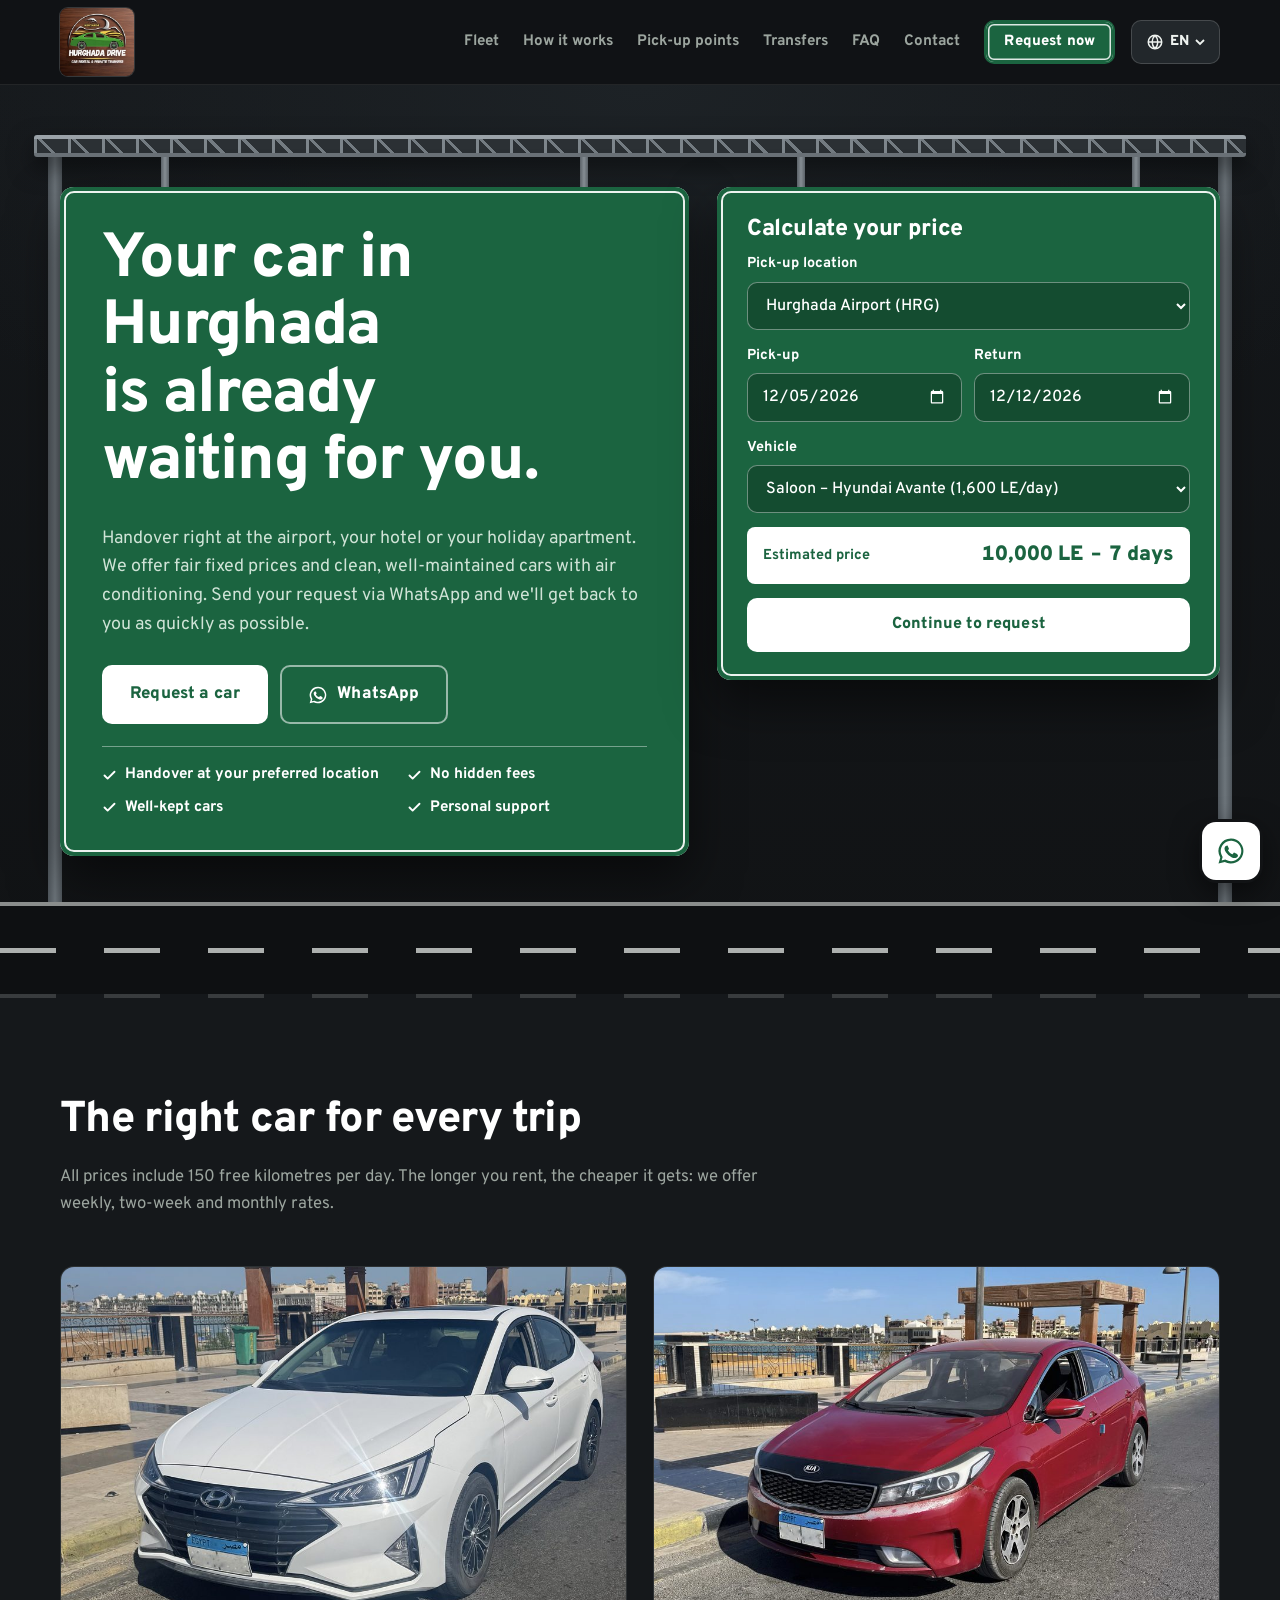
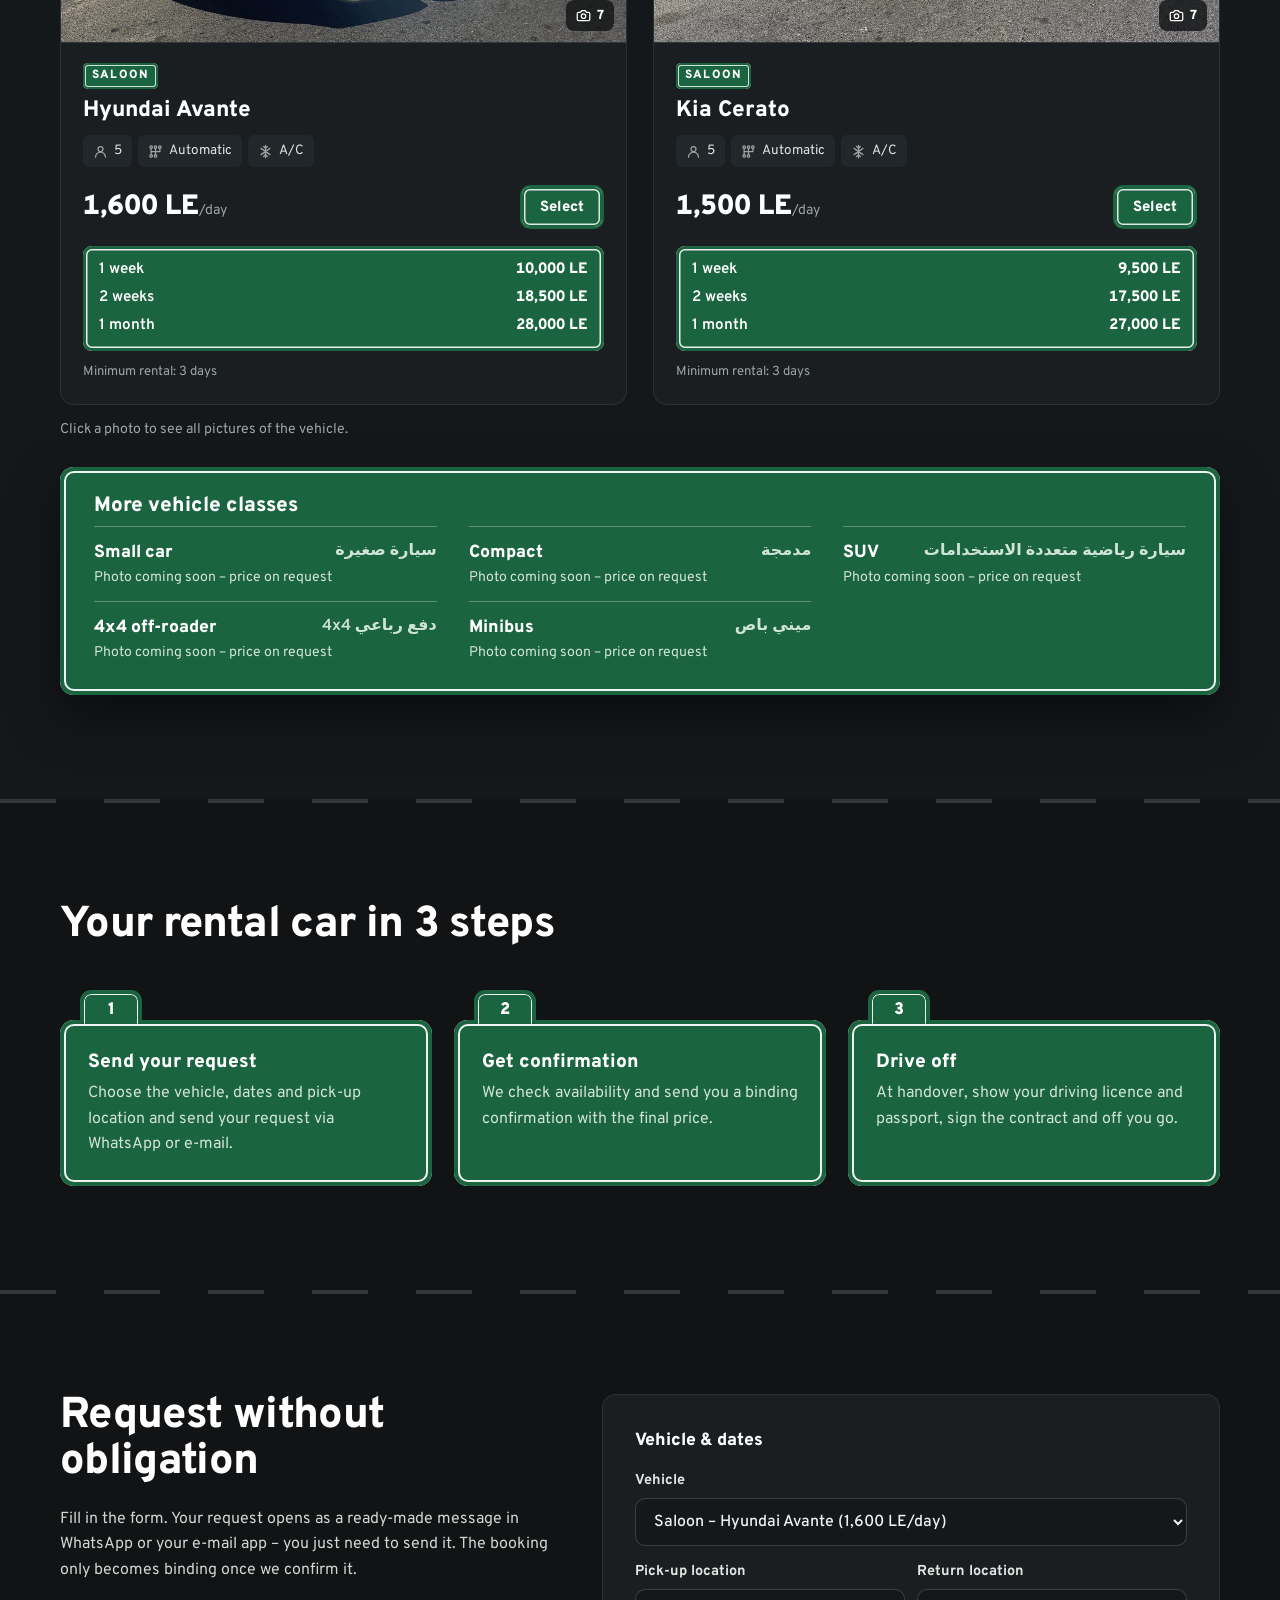
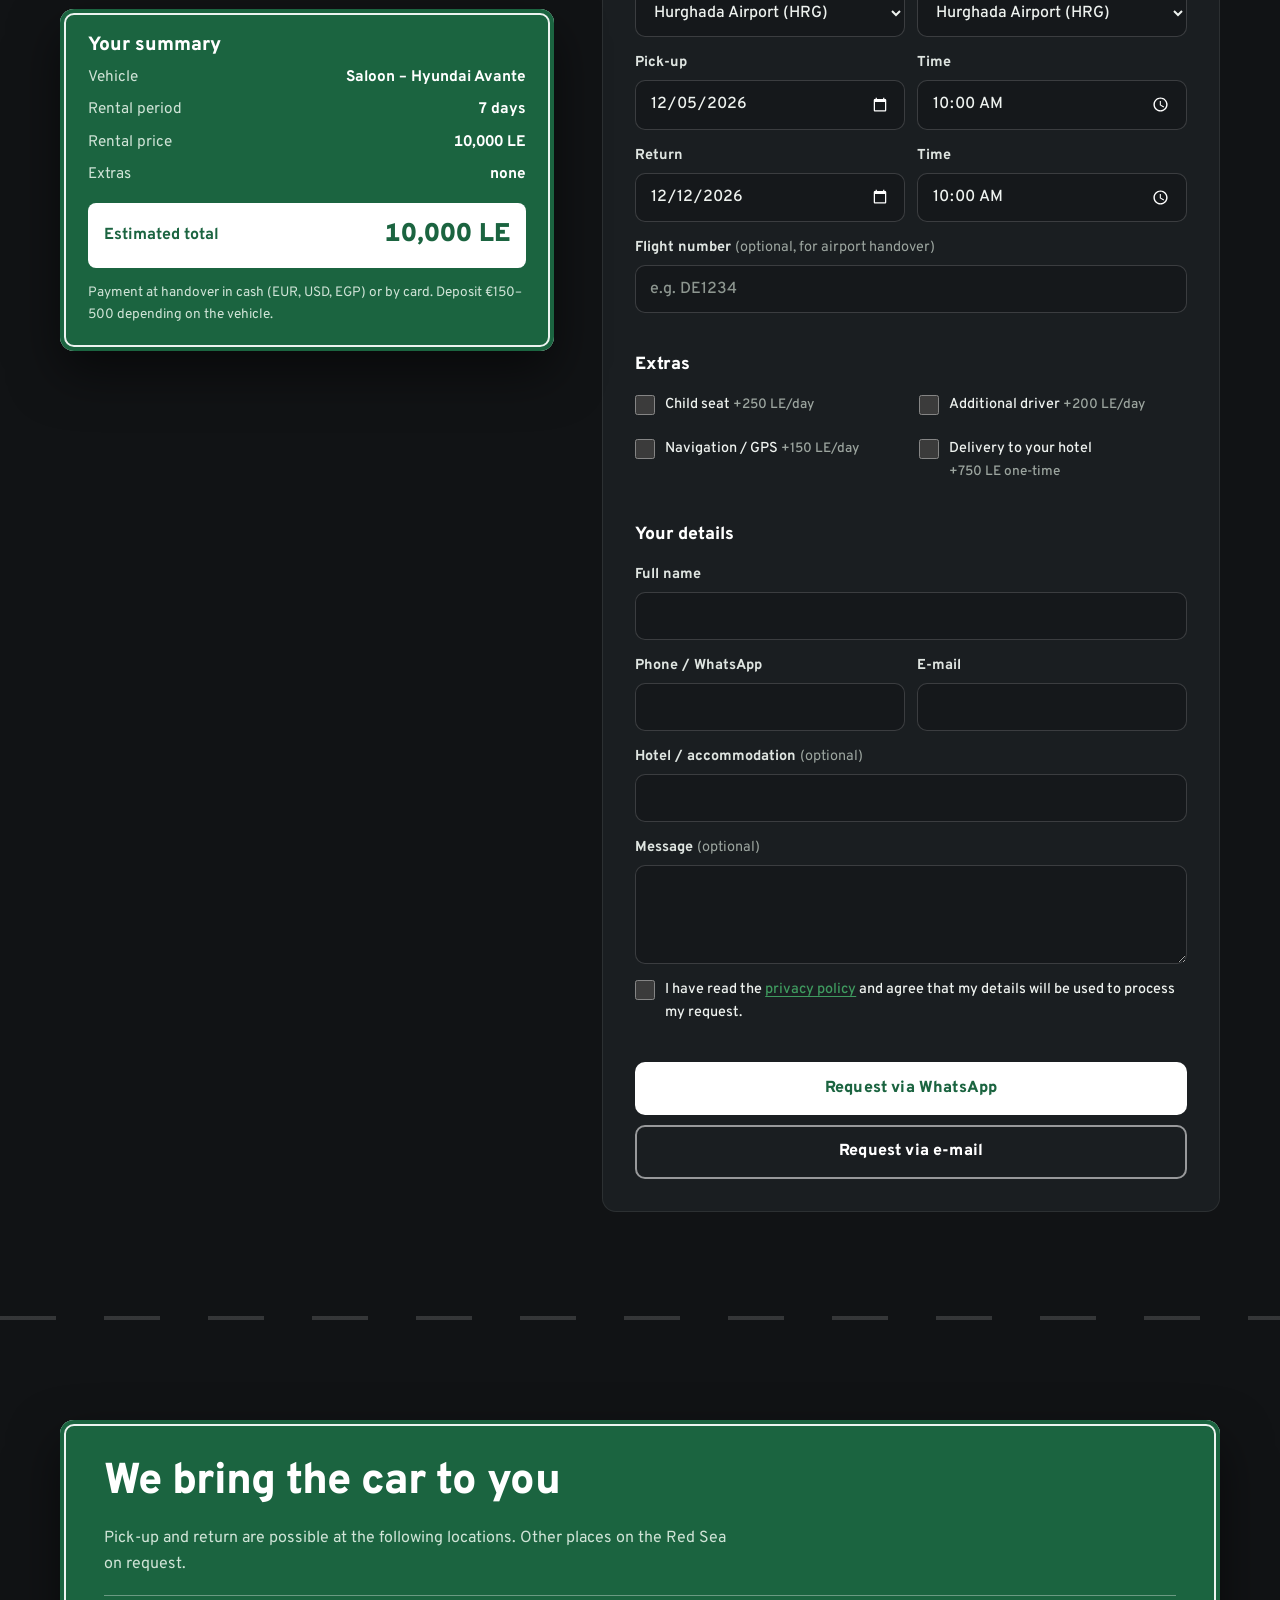
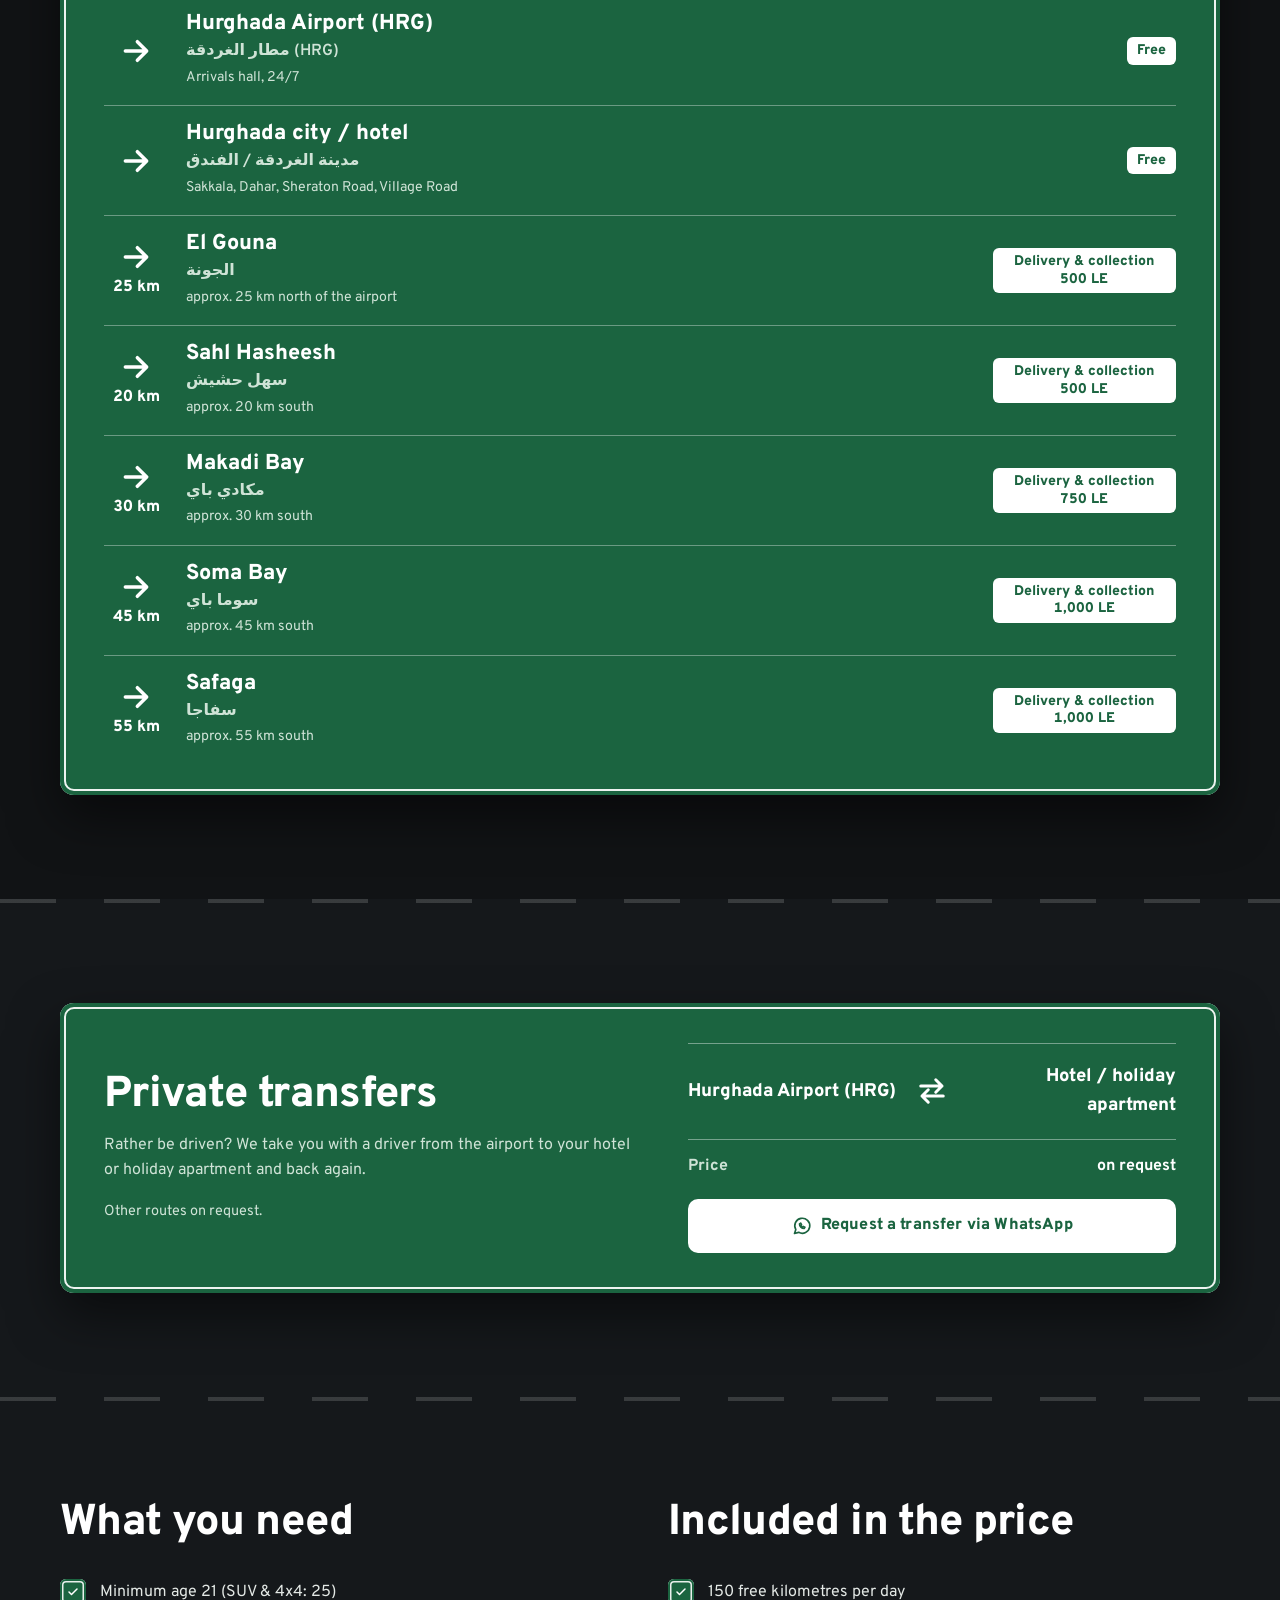
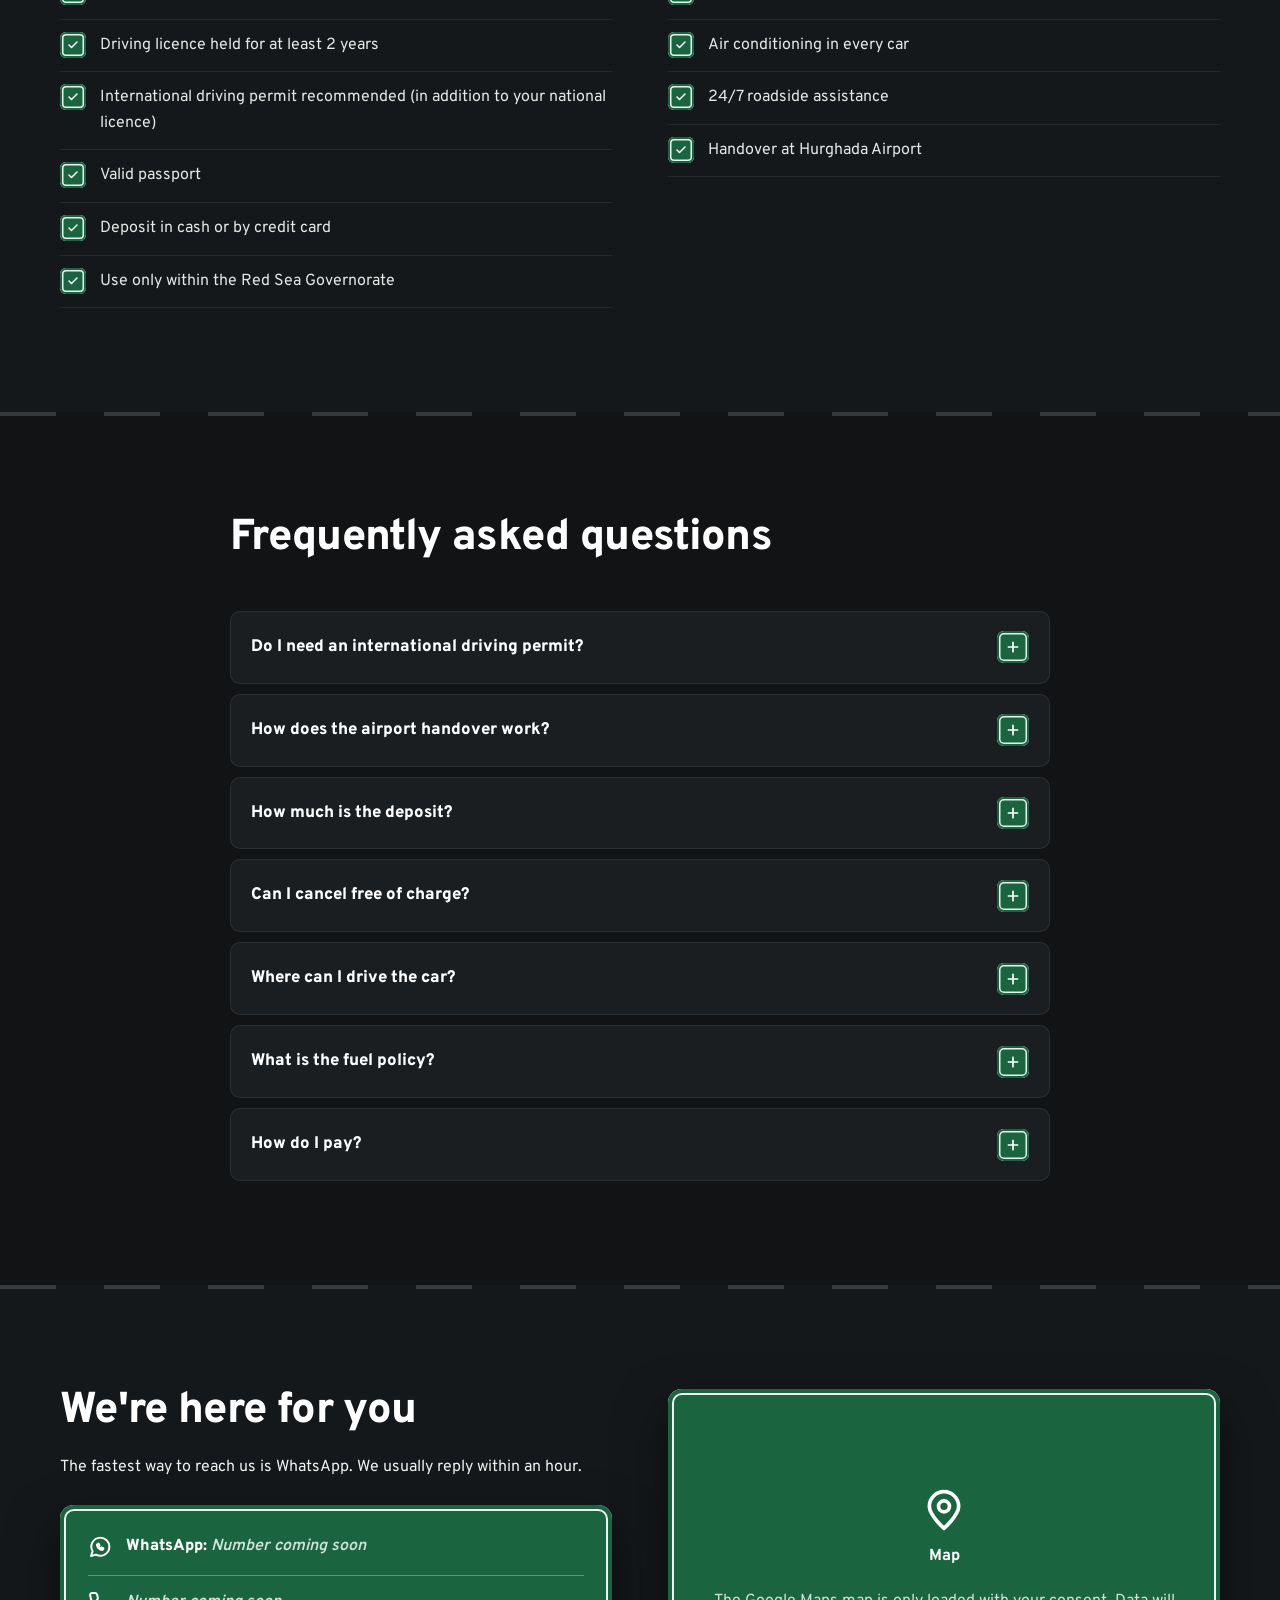
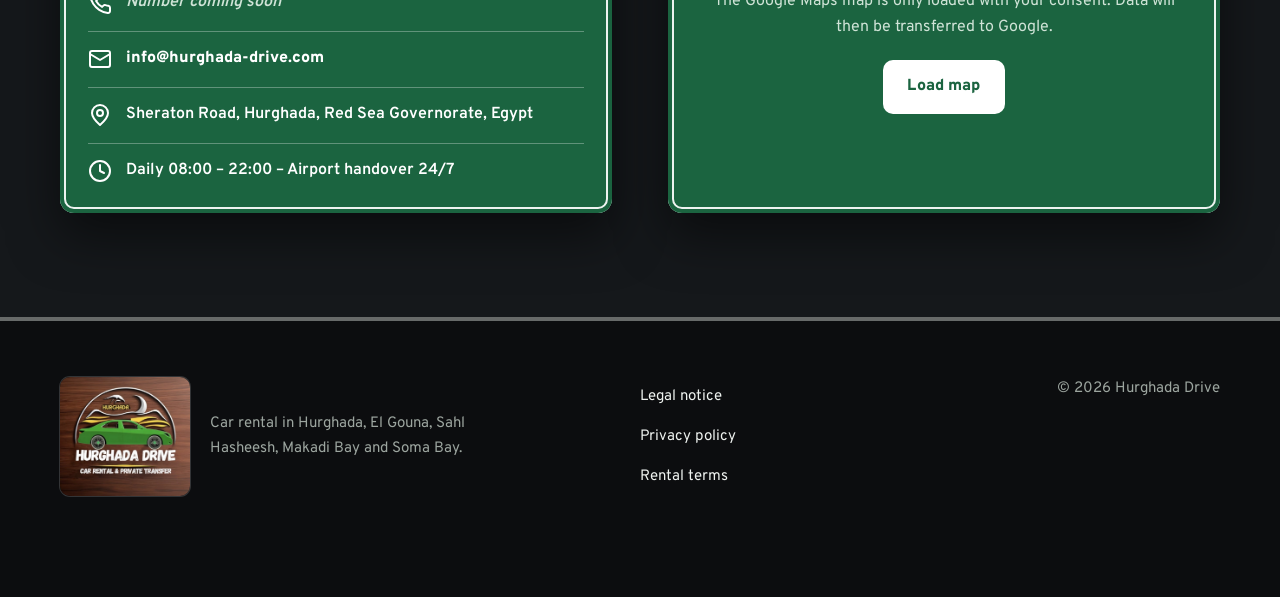
<file: index.html>
<!doctype html>
<html lang="de" dir="ltr" class="i18n-loading">
<head>
  <meta charset="utf-8">
  <meta name="viewport" content="width=device-width, initial-scale=1">
  <script>
    /* Sprache sofort setzen, damit die Seite nicht kurz auf Deutsch aufblitzt */
    (function () {
      var supported = ["de", "en", "ar", "ru", "fr"], l = null;
      try { l = new URLSearchParams(location.search).get("lang"); } catch (e) {}
      if (supported.indexOf(l) < 0) { try { l = localStorage.getItem("hd-lang"); } catch (e) {} }
      if (supported.indexOf(l) < 0) { l = (navigator.language || "de").slice(0, 2).toLowerCase(); }
      if (supported.indexOf(l) < 0) { l = "de"; }
      document.documentElement.lang = l;
      document.documentElement.dir = l === "ar" ? "rtl" : "ltr";
      if (l === "de") document.documentElement.classList.remove("i18n-loading");
      setTimeout(function () { document.documentElement.classList.remove("i18n-loading"); }, 1500);
    })();
  </script>
  <title>Hurghada Drive – Mietwagen in Hurghada, El Gouna &amp; am Roten Meer</title>
  <meta name="description" content="Hurghada Drive: Mietwagen in Hurghada mit Übergabe am Flughafen, Hotel oder Ferienwohnung. Faire Festpreise, saubere Automatik-Fahrzeuge. Jetzt per WhatsApp anfragen.">
  <meta name="theme-color" content="#0f0d0b">
  <link rel="icon" href="img/favicon.png" type="image/png">
  <link rel="apple-touch-icon" href="img/apple-touch-icon.png">
  <link rel="canonical" href="https://www.hurghada-drive.com/">
  <link rel="alternate" hreflang="de" href="https://www.hurghada-drive.com/?lang=de">
  <link rel="alternate" hreflang="en" href="https://www.hurghada-drive.com/?lang=en">
  <link rel="alternate" hreflang="ar" href="https://www.hurghada-drive.com/?lang=ar">
  <link rel="alternate" hreflang="ru" href="https://www.hurghada-drive.com/?lang=ru">
  <link rel="alternate" hreflang="fr" href="https://www.hurghada-drive.com/?lang=fr">
  <link rel="alternate" hreflang="x-default" href="https://www.hurghada-drive.com/">

  <meta property="og:type" content="website">
  <meta property="og:title" content="Hurghada Drive – Mietwagen am Roten Meer">
  <meta property="og:description" content="Mietwagen in Hurghada mit Übergabe am Flughafen oder direkt am Hotel. Faire Festpreise, ohne versteckte Kosten.">
  <meta property="og:image" content="https://www.hurghada-drive.com/img/og-image.png">
  <meta property="og:locale" content="de_DE">

  <link rel="stylesheet" href="css/style.css">

  <script type="application/ld+json">
  {
    "@context": "https://schema.org",
    "@type": "AutoRental",
    "name": "Hurghada Drive",
    "url": "https://www.hurghada-drive.com/",
    "telephone": "+201000000000",
    "email": "info@hurghada-drive.com",
    "address": {
      "@type": "PostalAddress",
      "streetAddress": "Sheraton Road",
      "addressLocality": "Hurghada",
      "addressRegion": "Red Sea Governorate",
      "addressCountry": "EG"
    },
    "areaServed": ["Hurghada", "El Gouna", "Sahl Hasheesh", "Makadi Bay", "Soma Bay", "Safaga"],
    "availableLanguage": ["German", "English", "Arabic", "Russian", "French"],
    "openingHours": "Mo-Su 08:00-22:00"
  }
  </script>
</head>
<body>
<svg class="sprite" aria-hidden="true" focusable="false">
  <symbol id="i-plane" viewBox="0 0 24 24"><path d="M17.8 19.2 16 11l3.5-3.5C21 6 21.5 4 21 3c-1-.5-3 0-4.5 1.5L13 8 4.8 6.2c-.5-.1-.9.1-1.1.5l-.3.5c-.2.5-.1 1 .3 1.3L9 12l-2 3H4l-1 1 3 2 2 3 1-1v-3l3-2 3.5 5.3c.3.4.8.5 1.3.3l.5-.2c.4-.3.6-.7.5-1.2z"/></symbol>
  <symbol id="i-tag" viewBox="0 0 24 24"><path d="M12.6 2.6A2 2 0 0 0 11.2 2H4a2 2 0 0 0-2 2v7.2a2 2 0 0 0 .6 1.4l8.7 8.7a2.4 2.4 0 0 0 3.4 0l6.6-6.6a2.4 2.4 0 0 0 0-3.4z"/><circle cx="7.5" cy="7.5" r="1.2"/></symbol>
  <symbol id="i-sparkle" viewBox="0 0 24 24"><path d="M9.9 14.1 8.5 19l-1.4-4.9L2 12.5l5.1-1.4L8.5 6l1.4 5.1 5.1 1.4z"/><path d="M18 3v5M15.5 5.5h5M19 15v4M17 17h4"/></symbol>
  <symbol id="i-chat" viewBox="0 0 24 24"><path d="M21 15a2 2 0 0 1-2 2H7l-4 4V5a2 2 0 0 1 2-2h14a2 2 0 0 1 2 2z"/><path d="M8 10h.01M12 10h.01M16 10h.01"/></symbol>
  <symbol id="i-user" viewBox="0 0 24 24"><circle cx="12" cy="8" r="4"/><path d="M4 21a8 8 0 0 1 16 0"/></symbol>
  <symbol id="i-bag" viewBox="0 0 24 24"><rect x="5" y="7" width="14" height="14" rx="2"/><path d="M9 7V4a1 1 0 0 1 1-1h4a1 1 0 0 1 1 1v3M10 11v6M14 11v6"/></symbol>
  <symbol id="i-gear" viewBox="0 0 24 24"><circle cx="5" cy="5" r="2"/><circle cx="12" cy="5" r="2"/><circle cx="19" cy="5" r="2"/><circle cx="5" cy="19" r="2"/><circle cx="12" cy="19" r="2"/><path d="M5 7v10M12 7v10M19 7v5H5"/></symbol>
  <symbol id="i-snow" viewBox="0 0 24 24"><path d="M12 2v20M4.9 7l14.2 10M4.9 17 19.1 7M9 4l3 3 3-3M9 20l3-3 3 3"/></symbol>
  <symbol id="i-camera" viewBox="0 0 24 24"><path d="M14.5 4h-5L7 7H4a2 2 0 0 0-2 2v9a2 2 0 0 0 2 2h16a2 2 0 0 0 2-2V9a2 2 0 0 0-2-2h-3z"/><circle cx="12" cy="13" r="3.5"/></symbol>
  <symbol id="i-phone" viewBox="0 0 24 24"><path d="M22 16.9v3a2 2 0 0 1-2.2 2 19.8 19.8 0 0 1-8.6-3.1 19.5 19.5 0 0 1-6-6A19.8 19.8 0 0 1 2.1 4.2 2 2 0 0 1 4.1 2h3a2 2 0 0 1 2 1.7c.1.9.4 1.9.7 2.8a2 2 0 0 1-.5 2.1L8.1 9.9a16 16 0 0 0 6 6l1.3-1.3a2 2 0 0 1 2.1-.5c.9.3 1.9.6 2.8.7a2 2 0 0 1 1.7 2z"/></symbol>
  <symbol id="i-mail" viewBox="0 0 24 24"><rect x="2" y="4" width="20" height="16" rx="2"/><path d="m22 7-10 6L2 7"/></symbol>
  <symbol id="i-pin" viewBox="0 0 24 24"><path d="M20 10c0 5-8 12-8 12s-8-7-8-12a8 8 0 0 1 16 0z"/><circle cx="12" cy="10" r="3"/></symbol>
  <symbol id="i-clock" viewBox="0 0 24 24"><circle cx="12" cy="12" r="10"/><path d="M12 6v6l4 2"/></symbol>
  <symbol id="i-whatsapp" viewBox="0 0 24 24"><path d="M3 21l1.6-4.7A9 9 0 1 1 8 19.6z"/><path d="M9 9.5c0 3 2.5 5.5 5.5 5.5l1-1.5-2-1-1 1a3.5 3.5 0 0 1-2-2l1-1-1-2z"/></symbol>
  <symbol id="i-arrow" viewBox="0 0 24 24"><path d="M4 12h15M13 5l7 7-7 7"/></symbol>
  <symbol id="i-swap" viewBox="0 0 24 24"><path d="M3 8h17M15 3l5 5-5 5M21 16H4M9 11l-5 5 5 5"/></symbol>
  <symbol id="i-x" viewBox="0 0 24 24"><path d="M18 6 6 18M6 6l12 12"/></symbol>
  <symbol id="i-left" viewBox="0 0 24 24"><path d="m15 18-6-6 6-6"/></symbol>
  <symbol id="i-right" viewBox="0 0 24 24"><path d="m9 18 6-6-6-6"/></symbol>
</svg>

<a class="skip-link" href="#main" data-i18n="skip">Zum Inhalt springen</a>

<header class="site-header" id="top">
  <div class="container header-inner">
    <a href="#top" class="logo" aria-label="Hurghada Drive">
      <img class="logo-img" src="img/logo-small.jpg" width="240" height="221" alt="Hurghada Drive – Car Rental &amp; Private Transfer">
    </a>

    <nav class="main-nav" id="main-nav" aria-label="Navigation">
      <a href="#flotte" data-i18n="nav.fleet">Flotte</a>
      <a href="#ablauf" data-i18n="nav.how">So funktioniert's</a>
      <a href="#orte" data-i18n="nav.locations">Übergabeorte</a>
      <a href="#transfer" data-i18n="nav.transfer">Transfers</a>
      <a href="#faq" data-i18n="nav.faq">FAQ</a>
      <a href="#kontakt" data-i18n="nav.contact">Kontakt</a>
      <a href="#buchen" class="btn btn-small btn-accent" data-i18n="nav.cta">Jetzt anfragen</a>
    </nav>

    <div class="lang-switch" id="lang-switch">
      <button type="button" class="lang-btn" aria-haspopup="true" aria-expanded="false" aria-controls="lang-menu" data-i18n-attr="aria-label:lang.label" aria-label="Sprache">
        <svg width="18" height="18" viewBox="0 0 24 24" aria-hidden="true"><path fill="none" stroke="currentColor" stroke-width="2" d="M12 3a9 9 0 1 0 0 18 9 9 0 0 0 0-18zm-9 9h18M12 3c2.5 2.7 3.8 5.7 3.8 9s-1.3 6.3-3.8 9c-2.5-2.7-3.8-5.7-3.8-9S9.5 5.7 12 3z"/></svg>
        <span class="lang-current">DE</span>
        <svg width="10" height="10" viewBox="0 0 10 10" aria-hidden="true"><path d="M1 3l4 4 4-4" fill="none" stroke="currentColor" stroke-width="1.8"/></svg>
      </button>
      <ul class="lang-menu" id="lang-menu" hidden>
        <li><button type="button" data-lang="de" lang="de">Deutsch</button></li>
        <li><button type="button" data-lang="en" lang="en">English</button></li>
        <li><button type="button" data-lang="ar" lang="ar">العربية</button></li>
        <li><button type="button" data-lang="ru" lang="ru">Русский</button></li>
        <li><button type="button" data-lang="fr" lang="fr">Français</button></li>
      </ul>
    </div>

    <button class="nav-toggle" aria-controls="main-nav" aria-expanded="false" aria-label="Menü öffnen">
      <span></span><span></span><span></span>
    </button>
  </div>
</header>

<main id="main">

  <!-- ================= HERO ================= -->
  <section class="hero">
    
    <div class="container hero-inner">
      <span class="gantry-posts" aria-hidden="true"></span>
      <div class="hero-text sign sign-main">
        <h1 data-i18n="hero.title">Dein Auto für Hurghada wartet bereits auf dich.</h1>
        <p class="lead" data-i18n="hero.lead">Übergabe direkt am Flughafen, deinem Hotel oder deiner Ferienwohnung. Wir haben faire Festpreise, saubere und gut gewartete Autos mit Klimaanlage. Du fragst per WhatsApp an und wir melden uns so schnell wie möglich bei dir zurück.</p>
        <div class="hero-cta">
          <a href="#buchen" class="btn btn-white btn-large" data-i18n="hero.cta">Auto anfragen</a>
          <a href="#" class="btn btn-ghost btn-large" data-whatsapp>
            <svg width="20" height="20" viewBox="0 0 24 24" aria-hidden="true"><path fill="currentColor" d="M12 2a10 10 0 0 0-8.6 15.1L2 22l5-1.3A10 10 0 1 0 12 2zm0 18.2a8.2 8.2 0 0 1-4.2-1.2l-.3-.2-3 .8.8-2.9-.2-.3A8.2 8.2 0 1 1 12 20.2zm4.5-6.1c-.2-.1-1.5-.7-1.7-.8s-.4-.1-.6.1-.7.8-.8 1-.3.2-.5.1a6.7 6.7 0 0 1-3.3-2.9c-.3-.4.3-.4.7-1.3.1-.2 0-.3 0-.4l-.8-1.8c-.2-.5-.4-.4-.6-.4h-.5a1 1 0 0 0-.7.3 3 3 0 0 0-.9 2.2 5.2 5.2 0 0 0 1.1 2.7 11.8 11.8 0 0 0 4.5 4c1.7.7 2.3.8 3.2.6a2.7 2.7 0 0 0 1.8-1.2 2.2 2.2 0 0 0 .1-1.3c0-.1-.2-.2-.5-.3z"/></svg>
            <span data-i18n="wa">WhatsApp</span>
          </a>
        </div>
        <ul class="hero-usps">
          <li data-i18n="hero.usp1">Übergabe am Wunschort</li>
          <li data-i18n="hero.usp2">Keine versteckten Kosten</li>
          <li data-i18n="feat.3t">Gepflegte Autos</li>
          <li data-i18n="feat.4t">Persönlich erreichbar</li>
        </ul>
      </div>

      <!-- Schnellanfrage -->
      <form class="quick-form sign sign-price" id="quick-form" novalidate>
        <h2 data-i18n="quick.title">Preis berechnen</h2>
        <label><span data-i18n="f.pickup">Abholort</span>
          <select name="pickup" data-locations required></select>
        </label>
        <div class="row-2">
          <label><span data-i18n="f.from">Abholung</span>
            <input type="date" name="from" required>
          </label>
          <label><span data-i18n="f.to">Rückgabe</span>
            <input type="date" name="to" required>
          </label>
        </div>
        <label><span data-i18n="f.car">Fahrzeug</span>
          <select name="car" data-fleet-select></select>
        </label>
        <p class="quick-price" aria-live="polite"><span data-i18n="quick.est">Geschätzter Preis</span><strong id="quick-total">–</strong></p>
        <button type="submit" class="btn btn-accent btn-block" data-i18n="quick.submit">Weiter zur Anfrage</button>
      </form>
    </div>
    <div class="road" aria-hidden="true"></div>
  </section>


  <!-- ================= FLOTTE ================= -->
  <section class="section section-alt" id="flotte">
    <div class="container">
      <header class="section-head">
        <h2 data-i18n="fleet.title">Für jede Reise das passende Auto</h2>
        <p data-i18n="fleet.lead">Alle Preise inklusive 150 Freikilometern pro Tag. Je länger du mietest, desto günstiger wird es: Wir haben Wochen-, Zwei-Wochen- und Monatspreise.</p>
      </header>
      <div class="fleet-grid" id="fleet-grid"><!-- wird per JS aus config.js befüllt --></div>
      <p class="note" data-i18n="fleet.note">Klicke auf ein Foto, um alle Bilder des Fahrzeugs zu sehen.</p>
      <div class="sign sign-more" id="fleet-more" hidden>
        <h3 data-i18n="fleet.more">Weitere Fahrzeugklassen</h3>
        <ul class="more-list" id="fleet-more-list"></ul>
      </div>
    </div>
  </section>

  <!-- ================= ABLAUF ================= -->
  <section class="section" id="ablauf">
    <div class="container">
      <header class="section-head">
        <h2 data-i18n="how.title">In 3 Schritten zum Mietwagen</h2>
      </header>
      <ol class="steps">
        <li data-n="1">
          <span class="step-num">1</span>
          <h3 data-i18n="how.1t">Anfrage senden</h3>
          <p data-i18n="how.1d">Fahrzeug, Zeitraum und Abholort auswählen und per WhatsApp oder E-Mail abschicken.</p>
        </li>
        <li data-n="2">
          <span class="step-num">2</span>
          <h3 data-i18n="how.2t">Bestätigung erhalten</h3>
          <p data-i18n="how.2d">Wir prüfen die Verfügbarkeit und schicken dir eine verbindliche Bestätigung mit Endpreis.</p>
        </li>
        <li data-n="3">
          <span class="step-num">3</span>
          <h3 data-i18n="how.3t">Losfahren</h3>
          <p data-i18n="how.3d">Bei der Übergabe zeigst du Führerschein und Reisepass, unterschreibst den Vertrag und fährst los.</p>
        </li>
      </ol>
    </div>
  </section>

  <!-- ================= BUCHUNG ================= -->
  <section class="section section-dark" id="buchen">
    <div class="container booking">
      <div class="booking-info">
        <h2 data-i18n="book.title">Unverbindlich anfragen</h2>
        <p data-i18n="book.lead">Füll das Formular aus. Deine Anfrage öffnet sich als fertige Nachricht in WhatsApp oder in deinem E-Mail-Programm, du musst sie nur noch absenden. Erst mit unserer Bestätigung ist die Buchung verbindlich.</p>
        <div class="summary sign" aria-live="polite">
          <h3 data-i18n="sum.title">Deine Übersicht</h3>
          <dl>
            <dt data-i18n="sum.car">Fahrzeug</dt><dd id="sum-car">–</dd>
            <dt data-i18n="sum.days">Mietdauer</dt><dd id="sum-days">–</dd>
            <dt data-i18n="sum.rate">Mietpreis</dt><dd id="sum-rate">–</dd>
            <dt data-i18n="sum.extras">Extras</dt><dd id="sum-extras">–</dd>
          </dl>
          <p class="sum-total"><span data-i18n="sum.total">Geschätzter Gesamtpreis</span><strong id="sum-total">–</strong></p>
          <p class="small" data-i18n="sum.note">Zahlung bei Übergabe in bar (EUR, USD, EGP) oder mit Karte. Kaution je nach Fahrzeug 150–500 €.</p>
        </div>
      </div>

      <form class="booking-form card" id="booking-form" novalidate>
        <fieldset>
          <legend data-i18n="leg.vehicle">Fahrzeug &amp; Zeitraum</legend>
          <label><span data-i18n="f.car">Fahrzeug</span>
            <select name="car" data-fleet-select required></select>
          </label>
          <div class="row-2">
            <label><span data-i18n="f.pickup">Abholort</span>
              <select name="pickup" data-locations required></select>
            </label>
            <label><span data-i18n="f.dropoff">Rückgabeort</span>
              <select name="dropoff" data-locations required></select>
            </label>
          </div>
          <div class="row-2">
            <label><span data-i18n="f.from">Abholung</span>
              <input type="date" name="from" required>
            </label>
            <label><span data-i18n="f.time">Uhrzeit</span>
              <input type="time" name="fromTime" value="10:00" required>
            </label>
          </div>
          <div class="row-2">
            <label><span data-i18n="f.to">Rückgabe</span>
              <input type="date" name="to" required>
            </label>
            <label><span data-i18n="f.time">Uhrzeit</span>
              <input type="time" name="toTime" value="10:00" required>
            </label>
          </div>
          <label><span data-i18n="f.flight">Flugnummer</span> <span class="optional" data-i18n="f.optFlight">(optional, bei Flughafen-Übergabe)</span>
            <input type="text" name="flight" placeholder="z. B. DE1234" data-i18n-attr="placeholder:f.flightPh" autocomplete="off">
          </label>
        </fieldset>

        <fieldset>
          <legend data-i18n="leg.extras">Extras</legend>
          <div class="extras" id="extras"><!-- per JS --></div>
        </fieldset>

        <fieldset>
          <legend data-i18n="leg.you">Deine Daten</legend>
          <label><span data-i18n="f.name">Vor- und Nachname</span>
            <input type="text" name="name" autocomplete="name" required>
          </label>
          <div class="row-2">
            <label><span data-i18n="f.phone">Telefon / WhatsApp</span>
              <input type="tel" name="phone" autocomplete="tel" dir="ltr" required>
            </label>
            <label><span data-i18n="f.email">E-Mail</span>
              <input type="email" name="email" autocomplete="email" dir="ltr">
            </label>
          </div>
          <label><span data-i18n="f.hotel">Hotel / Unterkunft</span> <span class="optional" data-i18n="f.optional">(optional)</span>
            <input type="text" name="hotel">
          </label>
          <label><span data-i18n="f.message">Nachricht</span> <span class="optional" data-i18n="f.optional">(optional)</span>
            <textarea name="message" rows="3"></textarea>
          </label>
          <label class="check">
            <input type="checkbox" name="privacy" required>
            <span data-i18n-html="f.privacy">Ich habe die <a href="datenschutz.html" target="_blank">Datenschutzerklärung</a> gelesen und bin einverstanden, dass meine Angaben zur Bearbeitung der Anfrage verwendet werden.</span>
          </label>
        </fieldset>

        <p class="form-error" id="form-error" role="alert" hidden></p>

        <div class="form-actions">
          <button type="submit" class="btn btn-white btn-block" data-channel="whatsapp" data-i18n="btn.wa">Per WhatsApp anfragen</button>
          <button type="submit" class="btn btn-outline btn-block" data-channel="email" data-i18n="btn.mail">Per E-Mail anfragen</button>
        </div>
      </form>
    </div>
  </section>

  <!-- ================= ORTE ================= -->
  <section class="section" id="orte">
    <div class="container">
      <div class="sign sign-dir">
        <header class="dir-head">
          <h2 data-i18n="loc.title">Wir bringen das Auto zu dir</h2>
          <p data-i18n="loc.lead">Übergabe und Rückgabe sind an folgenden Orten möglich. Andere Orte am Roten Meer auf Anfrage.</p>
        </header>
        <ul class="dir-list" id="locations-list"><!-- per JS --></ul>
      </div>
    </div>
  </section>

  <!-- ================= TRANSFERS ================= -->
  <section class="section section-alt" id="transfer">
    <div class="container transfer">
      <div class="sign sign-transfer">
        <div>
          <h2 data-i18n="tr.title">Private Transfers</h2>
          <p data-i18n="tr.lead">Lieber fahren lassen? Wir bringen dich mit Fahrer vom Flughafen zu deinem Hotel oder deiner Ferienwohnung und wieder zurück.</p>
          <p class="note-other" data-i18n="tr.other">Andere Strecken auf Anfrage.</p>
        </div>
        <div>
          <div class="route">
            <span class="route-end" data-i18n="tr.from">Flughafen Hurghada (HRG)</span>
            <svg class="icon" aria-hidden="true"><use href="#i-swap"/></svg>
            <span class="route-end" data-i18n="tr.to">Hotel / Ferienwohnung</span>
          </div>
          <p class="route-price"><span data-i18n="tr.priceLabel">Preis</span><strong data-i18n="tr.price">auf Anfrage</strong></p>
          <a href="#" class="btn btn-white btn-block" data-whatsapp-transfer>
            <svg class="icon" aria-hidden="true"><use href="#i-whatsapp"/></svg>
            <span data-i18n="tr.cta">Transfer per WhatsApp anfragen</span>
          </a>
        </div>
      </div>
    </div>
  </section>

  <!-- ================= VORAUSSETZUNGEN ================= -->
  <section class="section section-alt">
    <div class="container grid-2">
      <div>
        <h2 data-i18n="req.title">Was du brauchst</h2>
        <ul class="checklist">
          <li data-i18n="req.1">Mindestalter 21 Jahre (SUV &amp; 4x4: 25 Jahre)</li>
          <li data-i18n="req.2">Führerschein seit mindestens 2 Jahren</li>
          <li data-i18n="req.3">Internationaler Führerschein empfohlen (zusätzlich zum nationalen)</li>
          <li data-i18n="req.4">Gültiger Reisepass</li>
          <li data-i18n="req.5">Kaution in bar oder per Kreditkarte</li>
          <li data-i18n="req.6">Nutzung nur innerhalb des Gouvernements Rotes Meer</li>
        </ul>
      </div>
      <div>
        <h2 data-i18n="inc.title">Im Preis enthalten</h2>
        <ul class="checklist">
          <li data-i18n="inc.2">150 Freikilometer pro Tag</li>
          <li data-i18n="inc.3">Klimaanlage in jedem Fahrzeug</li>
          <li data-i18n="inc.4">Pannenhilfe rund um die Uhr</li>
          <li data-i18n="inc.5">Übergabe am Flughafen Hurghada</li>
        </ul>
      </div>
    </div>
  </section>

  <!-- ================= FAQ ================= -->
  <section class="section" id="faq">
    <div class="container narrow">
      <header class="section-head">
        <h2 data-i18n="faq.title">Häufige Fragen</h2>
      </header>
      <div class="faq">
        <details>
          <summary data-i18n="faq.q1">Brauche ich einen internationalen Führerschein?</summary>
          <p data-i18n="faq.a1">In Ägypten wird ein internationaler Führerschein empfohlen und bei Polizeikontrollen häufig verlangt. Bring deinen nationalen und den internationalen Führerschein mit. Den internationalen bekommst du in Deutschland günstig bei der Führerscheinstelle.</p>
        </details>
        <details>
          <summary data-i18n="faq.q2">Wie funktioniert die Übergabe am Flughafen?</summary>
          <p data-i18n="faq.a2">Du schickst uns deine Flugnummer. Unser Mitarbeiter wartet mit einem Schild mit deinem Namen in der Ankunftshalle des Flughafens Hurghada (HRG) und begleitet dich zum Auto. Bei Verspätungen warten wir ohne Aufpreis.</p>
        </details>
        <details>
          <summary data-i18n="faq.q3">Wie hoch ist die Kaution?</summary>
          <p data-i18n="faq.a3">Je nach Fahrzeugklasse 150 € bis 500 €. Sie wird bei der Übergabe in bar hinterlegt oder auf der Kreditkarte geblockt und bei der Rückgabe sofort zurückgegeben, wenn das Auto unbeschädigt ist.</p>
        </details>
        <details>
          <summary data-i18n="faq.q4">Kann ich kostenlos stornieren?</summary>
          <p data-i18n="faq.a4">Ja, bis 48 Stunden vor Mietbeginn kostenlos. Danach berechnen wir eine Tagesmiete.</p>
        </details>
        <details>
          <summary data-i18n="faq.q5">Wo darf ich mit dem Auto fahren?</summary>
          <p data-i18n="faq.a5">Das Auto darf nur innerhalb des Gouvernements Rotes Meer genutzt werden, zum Beispiel in Hurghada, El Gouna, Safaga, El Quseir und Marsa Alam. Fahrten außerhalb, etwa nach Luxor oder Kairo, sind nicht erlaubt.</p>
        </details>
        <details>
          <summary data-i18n="faq.q6">Wie ist die Tankregelung?</summary>
          <p data-i18n="faq.a6">Voll zu voll: Du bekommst das Auto vollgetankt und gibst es vollgetankt zurück. Benzin ist in Ägypten günstig.</p>
        </details>
        <details>
          <summary data-i18n="faq.q7">Wie bezahle ich?</summary>
          <p data-i18n="faq.a7">Bei der Übergabe in bar (Euro, US-Dollar oder Ägyptische Pfund) oder mit Kreditkarte. Eine Anzahlung ist nicht nötig.</p>
        </details>
      </div>
    </div>
  </section>

  <!-- ================= KONTAKT ================= -->
  <section class="section section-alt" id="kontakt">
    <div class="container grid-2 contact">
      <div>
        <h2 data-i18n="contact.title">Wir sind für dich da</h2>
        <p data-i18n="contact.lead">Am schnellsten erreichst du uns per WhatsApp. Wir antworten in der Regel innerhalb einer Stunde.</p>
        <div class="sign sign-contact">
          <ul class="contact-list">
            <li><svg class="icon" aria-hidden="true"><use href="#i-whatsapp"/></svg><a href="#" data-whatsapp><span data-i18n="wa">WhatsApp</span>: <bdi data-config="phoneDisplay"></bdi></a></li>
            <li><svg class="icon" aria-hidden="true"><use href="#i-phone"/></svg><a href="#" data-phone><bdi data-config="phoneDisplay"></bdi></a></li>
            <li><svg class="icon" aria-hidden="true"><use href="#i-mail"/></svg><a href="#" data-email><bdi data-config="email"></bdi></a></li>
            <li><svg class="icon" aria-hidden="true"><use href="#i-pin"/></svg><span data-config="address"></span></li>
            <li><svg class="icon" aria-hidden="true"><use href="#i-clock"/></svg><span data-config="openingHours"></span></li>
          </ul>
        </div>
      </div>
      <div class="map-placeholder sign" id="map">
        <svg class="icon map-pin" aria-hidden="true"><use href="#i-pin"/></svg>
        <p><strong data-i18n="map.title">Karte</strong></p>
        <p data-i18n="map.text">Die Google-Maps-Karte wird erst nach deiner Zustimmung geladen. Dabei werden Daten an Google übertragen.</p>
        <button type="button" class="btn btn-white" id="load-map" data-i18n="map.btn">Karte laden</button>
      </div>
    </div>
  </section>

</main>

<footer class="site-footer">
  <div class="container footer-inner">
    <div class="footer-brand">
      <img class="footer-logo" src="img/logo.jpg" width="600" height="553" alt="Hurghada Drive – Car Rental &amp; Private Transfer">
      <p data-i18n="footer.tag">Mietwagen in Hurghada, El Gouna, Sahl Hasheesh, Makadi Bay und Soma Bay.</p>
    </div>
    <nav aria-label="Legal">
      <a href="impressum.html" data-i18n="footer.imprint">Impressum</a>
      <a href="datenschutz.html" data-i18n="footer.privacy">Datenschutz</a>
      <a href="agb.html" data-i18n="footer.terms">Mietbedingungen</a>
    </nav>
    <p class="copyright">© <span id="year"></span> Hurghada Drive</p>
  </div>
</footer>

<a href="#" class="whatsapp-float" data-whatsapp data-i18n-attr="aria-label:wa.float" aria-label="WhatsApp-Chat öffnen">
  <svg width="30" height="30" viewBox="0 0 24 24" aria-hidden="true"><path fill="currentColor" d="M12 2a10 10 0 0 0-8.6 15.1L2 22l5-1.3A10 10 0 1 0 12 2zm0 18.2a8.2 8.2 0 0 1-4.2-1.2l-.3-.2-3 .8.8-2.9-.2-.3A8.2 8.2 0 1 1 12 20.2zm4.5-6.1c-.2-.1-1.5-.7-1.7-.8s-.4-.1-.6.1-.7.8-.8 1-.3.2-.5.1a6.7 6.7 0 0 1-3.3-2.9c-.3-.4.3-.4.7-1.3.1-.2 0-.3 0-.4l-.8-1.8c-.2-.5-.4-.4-.6-.4h-.5a1 1 0 0 0-.7.3 3 3 0 0 0-.9 2.2 5.2 5.2 0 0 0 1.1 2.7 11.8 11.8 0 0 0 4.5 4c1.7.7 2.3.8 3.2.6a2.7 2.7 0 0 0 1.8-1.2 2.2 2.2 0 0 0 .1-1.3c0-.1-.2-.2-.5-.3z"/></svg>
</a>

<script src="js/config.js"></script>
<script src="js/i18n.js"></script>
<script src="js/main.js"></script>
</body>
</html>
</file>
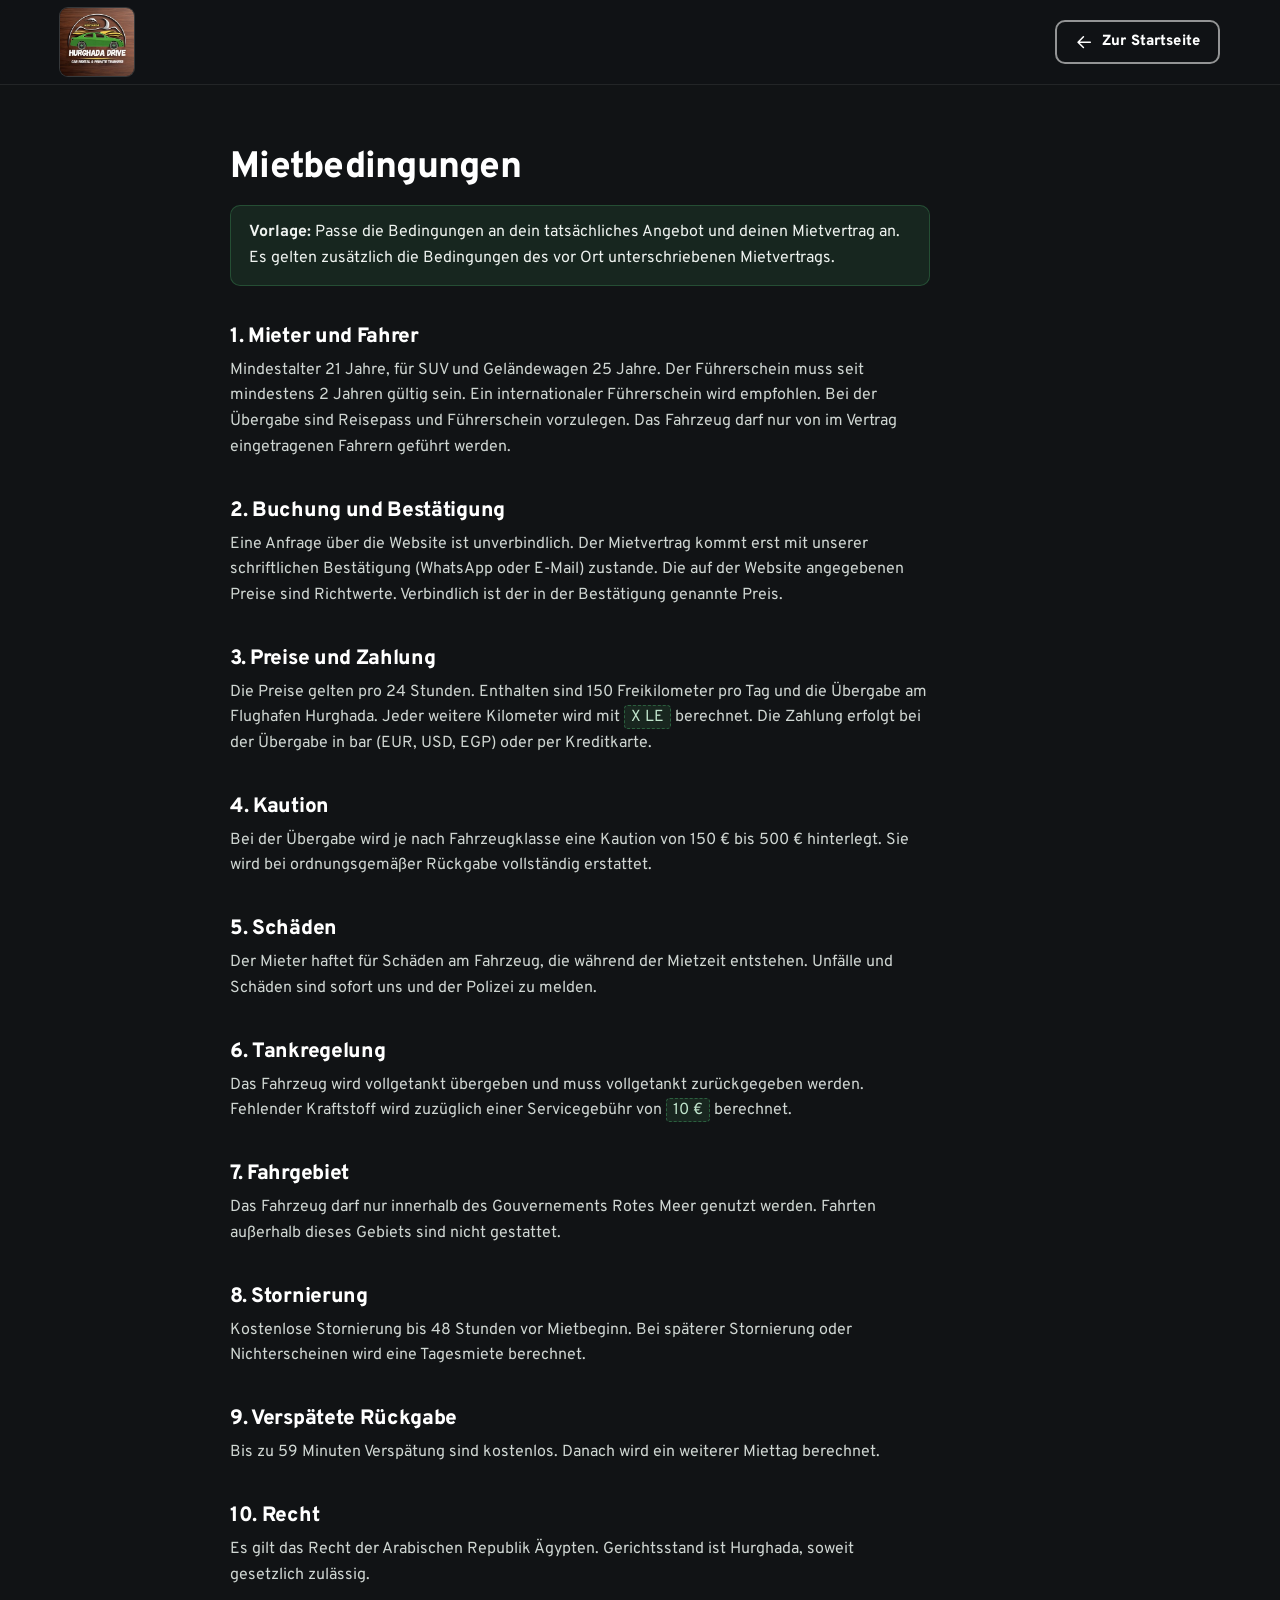
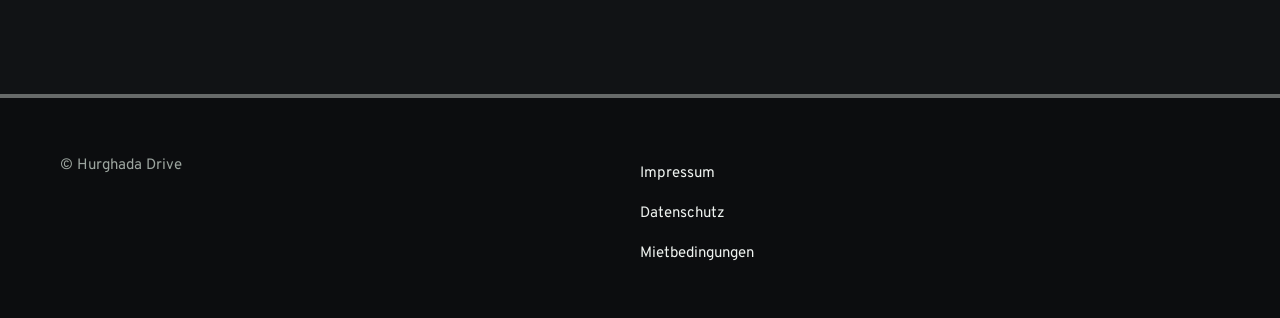
<file: agb.html>
<!doctype html>
<html lang="de">
<head>
  <meta charset="utf-8">
  <meta name="viewport" content="width=device-width, initial-scale=1">
  <title>Mietbedingungen – Hurghada Drive</title>
  <meta name="robots" content="index, follow">
  <link rel="icon" href="img/favicon.png" type="image/png">
  <link rel="apple-touch-icon" href="img/apple-touch-icon.png">
  <meta name="theme-color" content="#0f0d0b">
  <link rel="stylesheet" href="css/style.css">
</head>
<body>
<header class="site-header">
  <div class="container header-inner">
    <a href="index.html" class="logo"><img class="logo-img" src="img/logo-small.jpg" width="240" height="221" alt="Hurghada Drive – Car Rental &amp; Private Transfer"></a>
    <a href="index.html" class="btn btn-small btn-outline"><svg class="icon" aria-hidden="true" viewBox="0 0 24 24"><path d="M20 12H5M11 5l-7 7 7 7"/></svg><span class="back-label">Zur Startseite</span></a>
  </div>
</header>
<main class="legal">
  <div class="container narrow">
    <h1>Mietbedingungen</h1>
    <p class="legal-note"><strong>Vorlage:</strong> Passe die Bedingungen an dein tatsächliches Angebot und deinen Mietvertrag an. Es gelten zusätzlich die Bedingungen des vor Ort unterschriebenen Mietvertrags.</p>

    <h2>1. Mieter und Fahrer</h2>
    <p>Mindestalter 21 Jahre, für SUV und Geländewagen 25 Jahre. Der Führerschein muss seit mindestens 2 Jahren gültig sein. Ein internationaler Führerschein wird empfohlen. Bei der Übergabe sind Reisepass und Führerschein vorzulegen. Das Fahrzeug darf nur von im Vertrag eingetragenen Fahrern geführt werden.</p>

    <h2>2. Buchung und Bestätigung</h2>
    <p>Eine Anfrage über die Website ist unverbindlich. Der Mietvertrag kommt erst mit unserer schriftlichen Bestätigung (WhatsApp oder E-Mail) zustande. Die auf der Website angegebenen Preise sind Richtwerte. Verbindlich ist der in der Bestätigung genannte Preis.</p>

    <h2>3. Preise und Zahlung</h2>
    <p>Die Preise gelten pro 24 Stunden. Enthalten sind 150 Freikilometer pro Tag und die Übergabe am Flughafen Hurghada. Jeder weitere Kilometer wird mit <span class="placeholder">X LE</span> berechnet. Die Zahlung erfolgt bei der Übergabe in bar (EUR, USD, EGP) oder per Kreditkarte.</p>

    <h2>4. Kaution</h2>
    <p>Bei der Übergabe wird je nach Fahrzeugklasse eine Kaution von 150 € bis 500 € hinterlegt. Sie wird bei ordnungsgemäßer Rückgabe vollständig erstattet.</p>

    <h2>5. Schäden</h2>
    <p>Der Mieter haftet für Schäden am Fahrzeug, die während der Mietzeit entstehen. Unfälle und Schäden sind sofort uns und der Polizei zu melden.</p>

    <h2>6. Tankregelung</h2>
    <p>Das Fahrzeug wird vollgetankt übergeben und muss vollgetankt zurückgegeben werden. Fehlender Kraftstoff wird zuzüglich einer Servicegebühr von <span class="placeholder">10 €</span> berechnet.</p>

    <h2>7. Fahrgebiet</h2>
    <p>Das Fahrzeug darf nur innerhalb des Gouvernements Rotes Meer genutzt werden. Fahrten außerhalb dieses Gebiets sind nicht gestattet.</p>

    <h2>8. Stornierung</h2>
    <p>Kostenlose Stornierung bis 48 Stunden vor Mietbeginn. Bei späterer Stornierung oder Nichterscheinen wird eine Tagesmiete berechnet.</p>

    <h2>9. Verspätete Rückgabe</h2>
    <p>Bis zu 59 Minuten Verspätung sind kostenlos. Danach wird ein weiterer Miettag berechnet.</p>

    <h2>10. Recht</h2>
    <p>Es gilt das Recht der Arabischen Republik Ägypten. Gerichtsstand ist Hurghada, soweit gesetzlich zulässig.</p>
  </div>
</main>
<footer class="site-footer" style="padding-bottom:44px">
  <div class="container footer-inner">
    <p>© Hurghada Drive</p>
    <nav aria-label="Rechtliches"><a href="impressum.html">Impressum</a><a href="datenschutz.html">Datenschutz</a><a href="agb.html">Mietbedingungen</a></nav>
  </div>
</footer>
<script src="js/legal.js"></script>
</body>
</html>
</file>
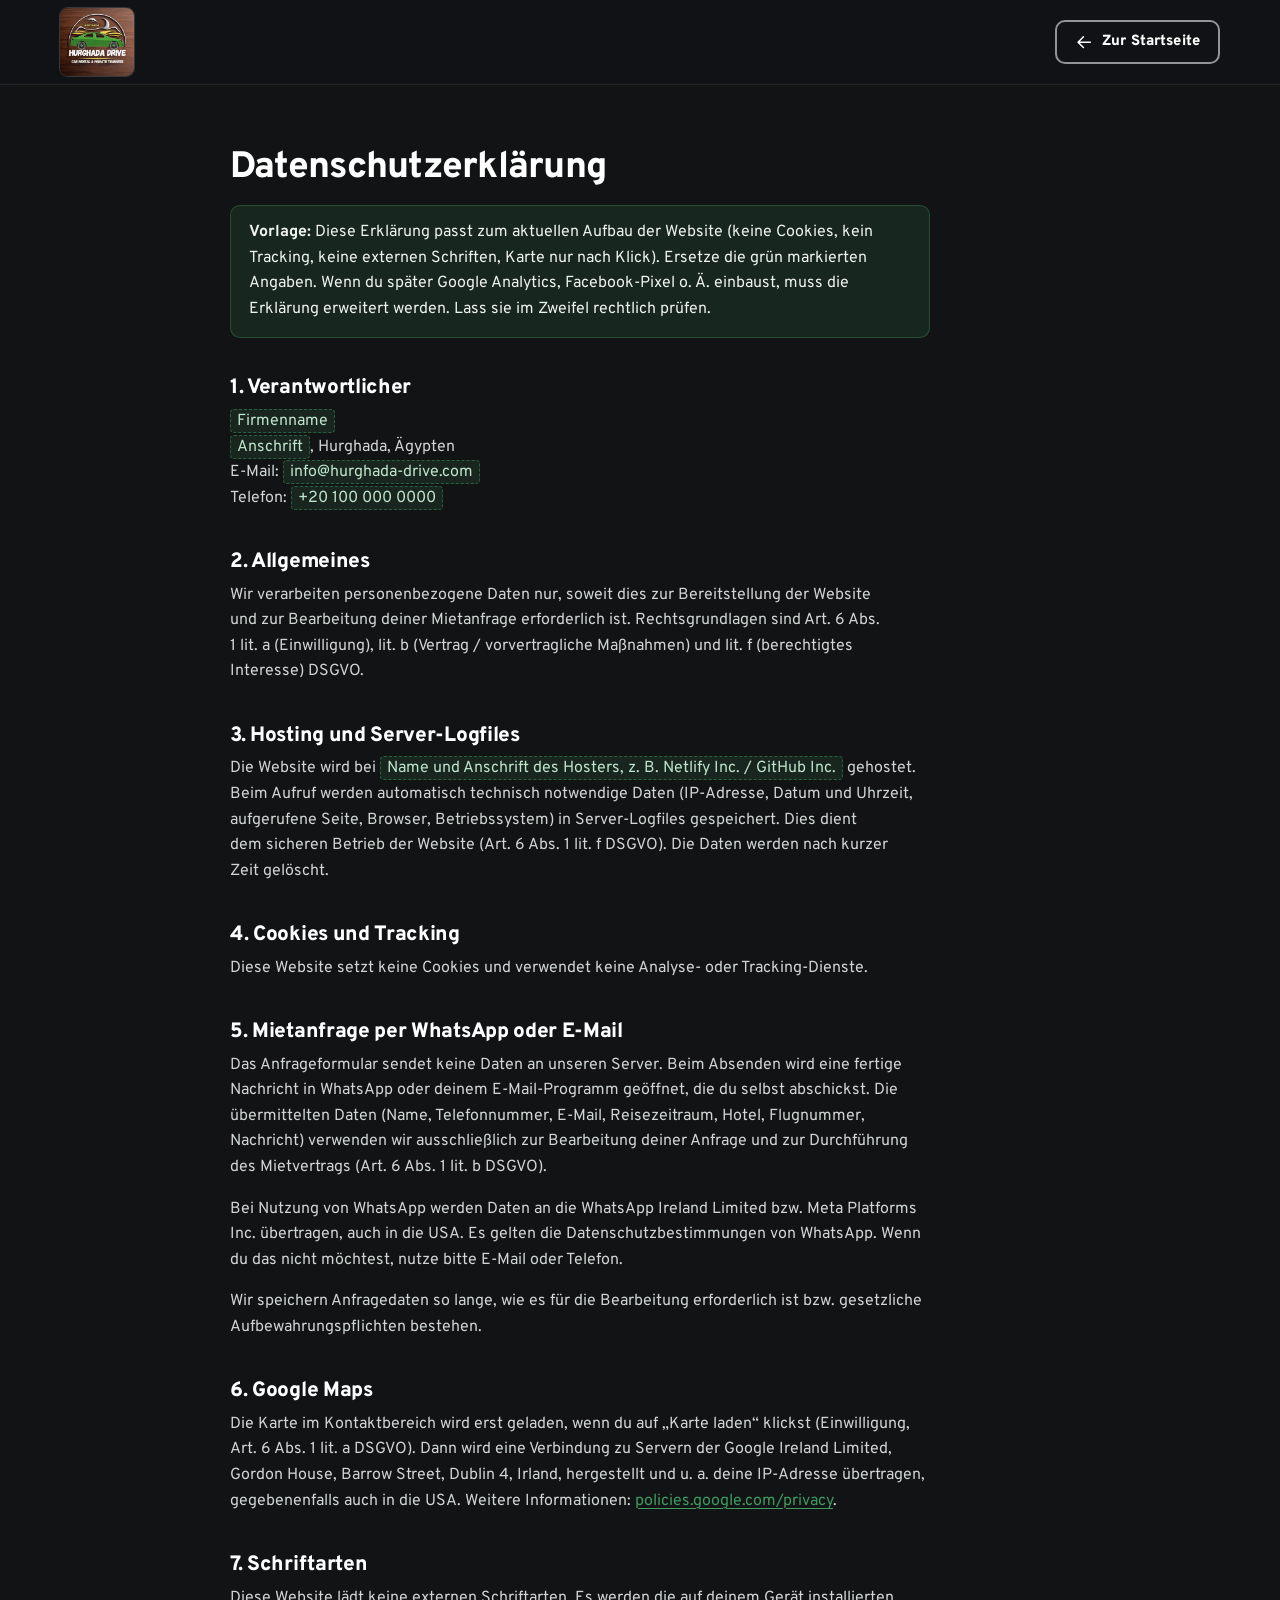
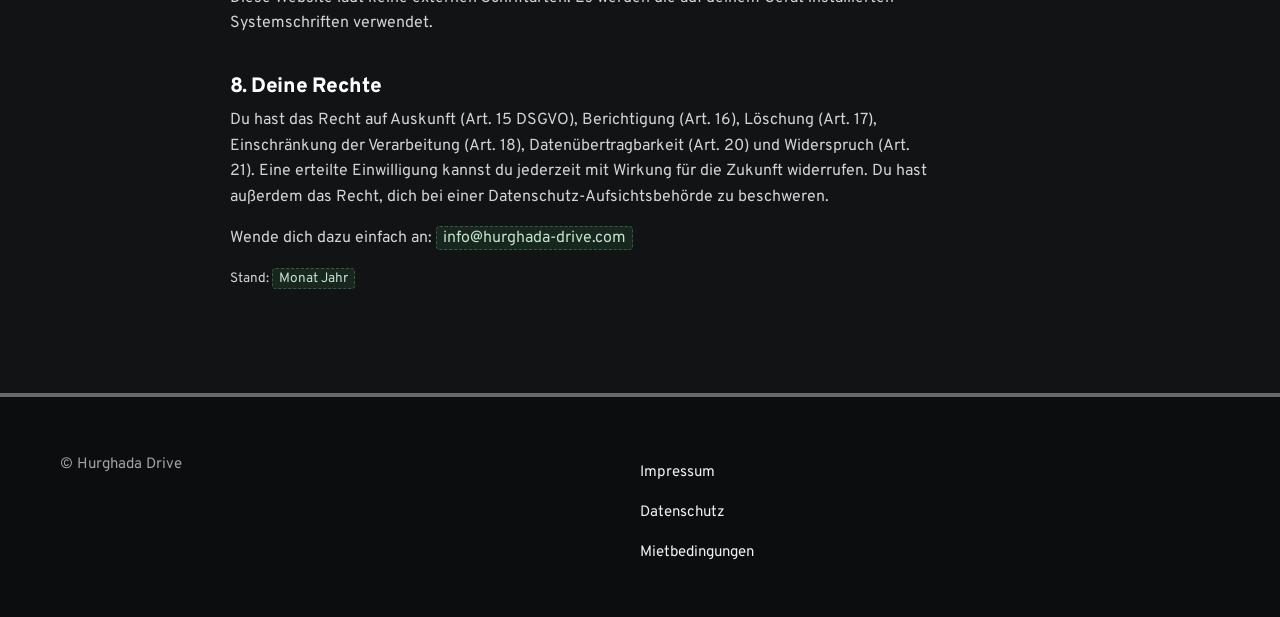
<file: datenschutz.html>
<!doctype html>
<html lang="de">
<head>
  <meta charset="utf-8">
  <meta name="viewport" content="width=device-width, initial-scale=1">
  <title>Datenschutzerklärung – Hurghada Drive</title>
  <meta name="robots" content="noindex, follow">
  <link rel="icon" href="img/favicon.png" type="image/png">
  <link rel="apple-touch-icon" href="img/apple-touch-icon.png">
  <meta name="theme-color" content="#0f0d0b">
  <link rel="stylesheet" href="css/style.css">
</head>
<body>
<header class="site-header">
  <div class="container header-inner">
    <a href="index.html" class="logo"><img class="logo-img" src="img/logo-small.jpg" width="240" height="221" alt="Hurghada Drive – Car Rental &amp; Private Transfer"></a>
    <a href="index.html" class="btn btn-small btn-outline"><svg class="icon" aria-hidden="true" viewBox="0 0 24 24"><path d="M20 12H5M11 5l-7 7 7 7"/></svg><span class="back-label">Zur Startseite</span></a>
  </div>
</header>
<main class="legal">
  <div class="container narrow">
    <h1>Datenschutzerklärung</h1>
    <p class="legal-note"><strong>Vorlage:</strong> Diese Erklärung passt zum aktuellen Aufbau der Website (keine Cookies, kein Tracking, keine externen Schriften, Karte nur nach Klick). Ersetze die grün markierten Angaben. Wenn du später Google Analytics, Facebook-Pixel o. Ä. einbaust, muss die Erklärung erweitert werden. Lass sie im Zweifel rechtlich prüfen.</p>

    <h2>1. Verantwortlicher</h2>
    <p><span class="placeholder">Firmenname</span><br><span class="placeholder">Anschrift</span>, Hurghada, Ägypten<br>E-Mail: <span class="placeholder">info@hurghada-drive.com</span><br>Telefon: <span class="placeholder">+20 100 000 0000</span></p>

    <h2>2. Allgemeines</h2>
    <p>Wir verarbeiten personenbezogene Daten nur, soweit dies zur Bereitstellung der Website und zur Bearbeitung deiner Mietanfrage erforderlich ist. Rechtsgrundlagen sind Art. 6 Abs. 1 lit. a (Einwilligung), lit. b (Vertrag / vorvertragliche Maßnahmen) und lit. f (berechtigtes Interesse) DSGVO.</p>

    <h2>3. Hosting und Server-Logfiles</h2>
    <p>Die Website wird bei <span class="placeholder">Name und Anschrift des Hosters, z. B. Netlify Inc. / GitHub Inc.</span> gehostet. Beim Aufruf werden automatisch technisch notwendige Daten (IP-Adresse, Datum und Uhrzeit, aufgerufene Seite, Browser, Betriebssystem) in Server-Logfiles gespeichert. Dies dient dem sicheren Betrieb der Website (Art. 6 Abs. 1 lit. f DSGVO). Die Daten werden nach kurzer Zeit gelöscht.</p>

    <h2>4. Cookies und Tracking</h2>
    <p>Diese Website setzt keine Cookies und verwendet keine Analyse- oder Tracking-Dienste.</p>

    <h2>5. Mietanfrage per WhatsApp oder E-Mail</h2>
    <p>Das Anfrageformular sendet keine Daten an unseren Server. Beim Absenden wird eine fertige Nachricht in WhatsApp oder deinem E-Mail-Programm geöffnet, die du selbst abschickst. Die übermittelten Daten (Name, Telefonnummer, E-Mail, Reisezeitraum, Hotel, Flugnummer, Nachricht) verwenden wir ausschließlich zur Bearbeitung deiner Anfrage und zur Durchführung des Mietvertrags (Art. 6 Abs. 1 lit. b DSGVO).</p>
    <p>Bei Nutzung von WhatsApp werden Daten an die WhatsApp Ireland Limited bzw. Meta Platforms Inc. übertragen, auch in die USA. Es gelten die Datenschutzbestimmungen von WhatsApp. Wenn du das nicht möchtest, nutze bitte E-Mail oder Telefon.</p>
    <p>Wir speichern Anfragedaten so lange, wie es für die Bearbeitung erforderlich ist bzw. gesetzliche Aufbewahrungspflichten bestehen.</p>

    <h2>6. Google Maps</h2>
    <p>Die Karte im Kontaktbereich wird erst geladen, wenn du auf „Karte laden“ klickst (Einwilligung, Art. 6 Abs. 1 lit. a DSGVO). Dann wird eine Verbindung zu Servern der Google Ireland Limited, Gordon House, Barrow Street, Dublin 4, Irland, hergestellt und u. a. deine IP-Adresse übertragen, gegebenenfalls auch in die USA. Weitere Informationen: <a href="https://policies.google.com/privacy" rel="noopener" target="_blank">policies.google.com/privacy</a>.</p>

    <h2>7. Schriftarten</h2>
    <p>Diese Website lädt keine externen Schriftarten. Es werden die auf deinem Gerät installierten Systemschriften verwendet.</p>

    <h2>8. Deine Rechte</h2>
    <p>Du hast das Recht auf Auskunft (Art. 15 DSGVO), Berichtigung (Art. 16), Löschung (Art. 17), Einschränkung der Verarbeitung (Art. 18), Datenübertragbarkeit (Art. 20) und Widerspruch (Art. 21). Eine erteilte Einwilligung kannst du jederzeit mit Wirkung für die Zukunft widerrufen. Du hast außerdem das Recht, dich bei einer Datenschutz-Aufsichtsbehörde zu beschweren.</p>
    <p>Wende dich dazu einfach an: <span class="placeholder">info@hurghada-drive.com</span></p>

    <p class="small">Stand: <span class="placeholder">Monat Jahr</span></p>
  </div>
</main>
<footer class="site-footer" style="padding-bottom:44px">
  <div class="container footer-inner">
    <p>© Hurghada Drive</p>
    <nav aria-label="Rechtliches"><a href="impressum.html">Impressum</a><a href="datenschutz.html">Datenschutz</a><a href="agb.html">Mietbedingungen</a></nav>
  </div>
</footer>
<script src="js/legal.js"></script>
</body>
</html>
</file>
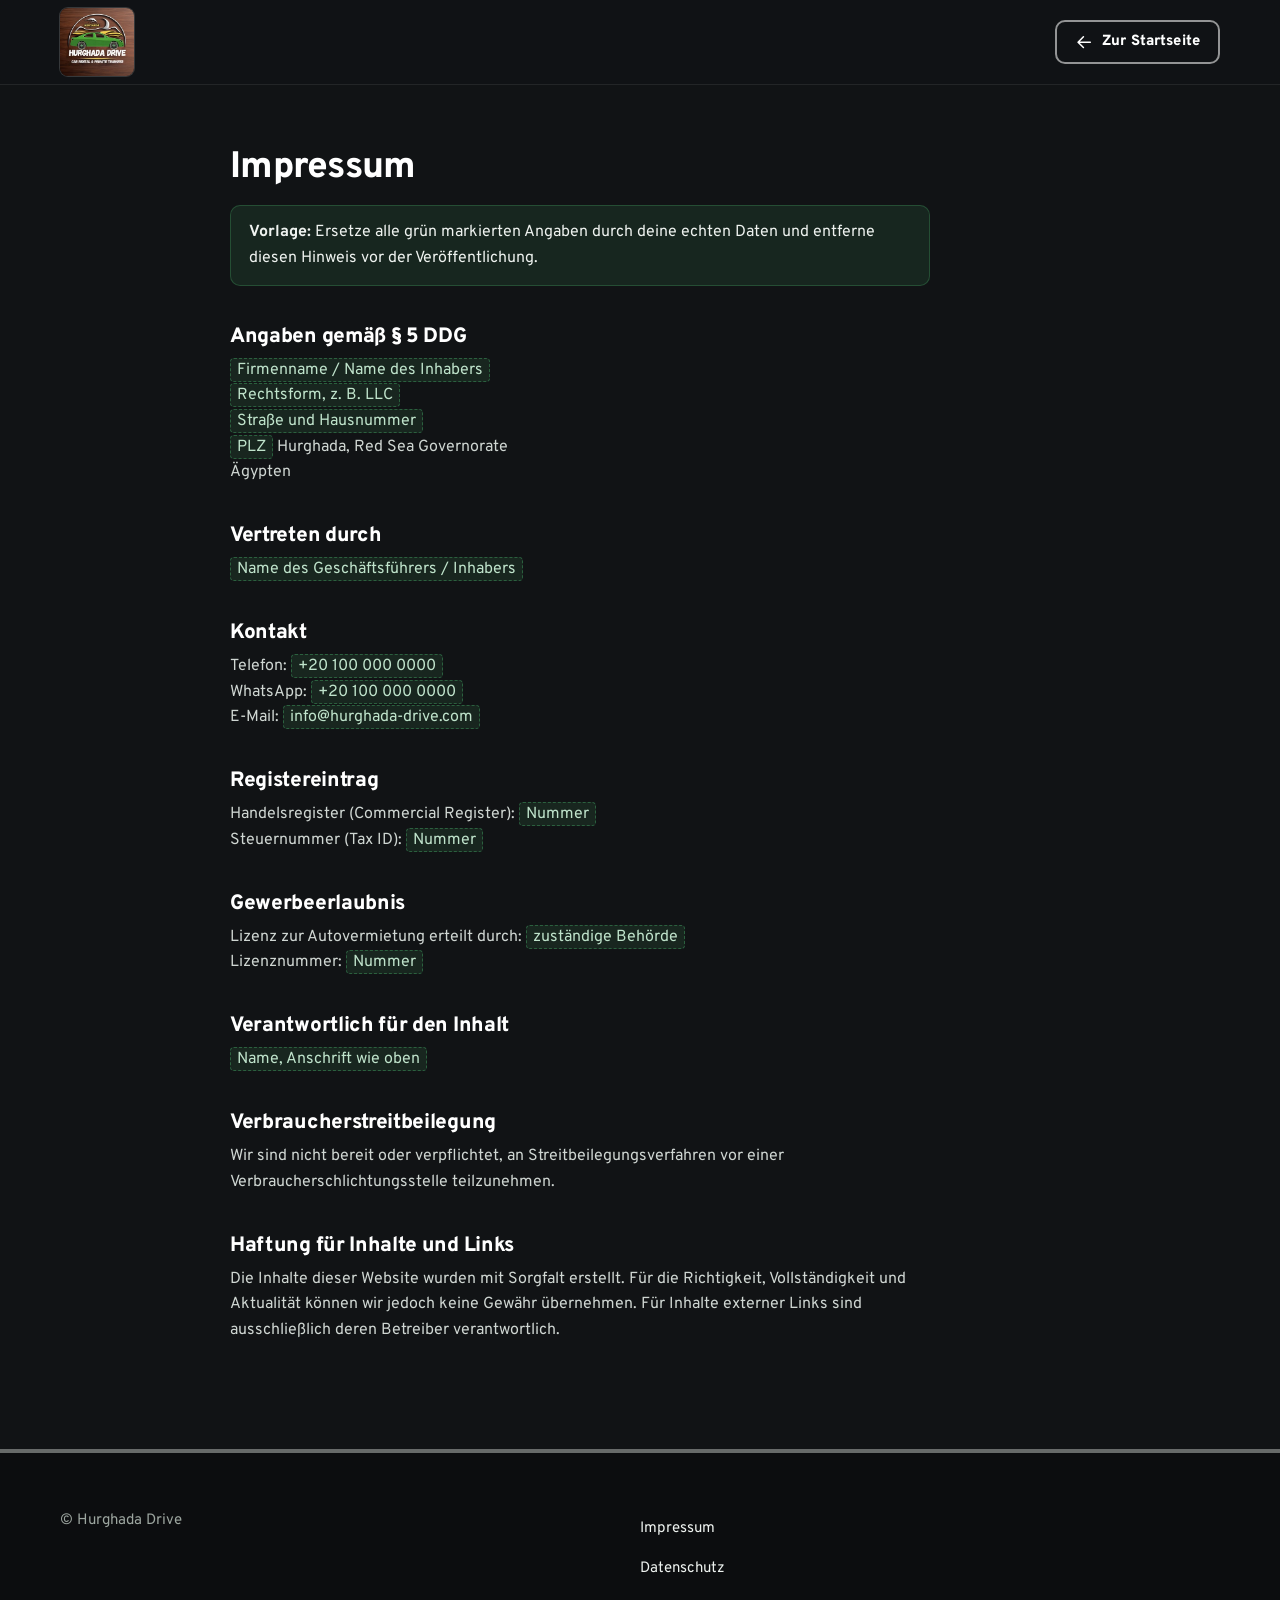
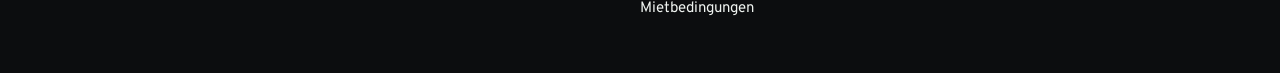
<file: impressum.html>
<!doctype html>
<html lang="de">
<head>
  <meta charset="utf-8">
  <meta name="viewport" content="width=device-width, initial-scale=1">
  <title>Impressum – Hurghada Drive</title>
  <meta name="robots" content="noindex, follow">
  <link rel="icon" href="img/favicon.png" type="image/png">
  <link rel="apple-touch-icon" href="img/apple-touch-icon.png">
  <meta name="theme-color" content="#0f0d0b">
  <link rel="stylesheet" href="css/style.css">
</head>
<body>
<header class="site-header">
  <div class="container header-inner">
    <a href="index.html" class="logo"><img class="logo-img" src="img/logo-small.jpg" width="240" height="221" alt="Hurghada Drive – Car Rental &amp; Private Transfer"></a>
    <a href="index.html" class="btn btn-small btn-outline"><svg class="icon" aria-hidden="true" viewBox="0 0 24 24"><path d="M20 12H5M11 5l-7 7 7 7"/></svg><span class="back-label">Zur Startseite</span></a>
  </div>
</header>
<main class="legal">
  <div class="container narrow">
    <h1>Impressum</h1>
    <p class="legal-note"><strong>Vorlage:</strong> Ersetze alle grün markierten Angaben durch deine echten Daten und entferne diesen Hinweis vor der Veröffentlichung.</p>

    <h2>Angaben gemäß § 5 DDG</h2>
    <p><span class="placeholder">Firmenname / Name des Inhabers</span><br>
    <span class="placeholder">Rechtsform, z. B. LLC</span><br>
    <span class="placeholder">Straße und Hausnummer</span><br>
    <span class="placeholder">PLZ</span> Hurghada, Red Sea Governorate<br>
    Ägypten</p>

    <h2>Vertreten durch</h2>
    <p><span class="placeholder">Name des Geschäftsführers / Inhabers</span></p>

    <h2>Kontakt</h2>
    <p>Telefon: <span class="placeholder">+20 100 000 0000</span><br>
    WhatsApp: <span class="placeholder">+20 100 000 0000</span><br>
    E-Mail: <span class="placeholder">info@hurghada-drive.com</span></p>

    <h2>Registereintrag</h2>
    <p>Handelsregister (Commercial Register): <span class="placeholder">Nummer</span><br>
    Steuernummer (Tax ID): <span class="placeholder">Nummer</span></p>

    <h2>Gewerbeerlaubnis</h2>
    <p>Lizenz zur Autovermietung erteilt durch: <span class="placeholder">zuständige Behörde</span><br>
    Lizenznummer: <span class="placeholder">Nummer</span></p>

    <h2>Verantwortlich für den Inhalt</h2>
    <p><span class="placeholder">Name, Anschrift wie oben</span></p>

    <h2>Verbraucherstreitbeilegung</h2>
    <p>Wir sind nicht bereit oder verpflichtet, an Streitbeilegungsverfahren vor einer Verbraucherschlichtungsstelle teilzunehmen.</p>

    <h2>Haftung für Inhalte und Links</h2>
    <p>Die Inhalte dieser Website wurden mit Sorgfalt erstellt. Für die Richtigkeit, Vollständigkeit und Aktualität können wir jedoch keine Gewähr übernehmen. Für Inhalte externer Links sind ausschließlich deren Betreiber verantwortlich.</p>
  </div>
</main>
<footer class="site-footer" style="padding-bottom:44px">
  <div class="container footer-inner">
    <p>© Hurghada Drive</p>
    <nav aria-label="Rechtliches"><a href="impressum.html">Impressum</a><a href="datenschutz.html">Datenschutz</a><a href="agb.html">Mietbedingungen</a></nav>
  </div>
</footer>
<script src="js/legal.js"></script>
</body>
</html>
</file>
<file: css/style.css>
/* =========================================================
   HURGHADA DRIVE – „Straßenschild“
   Grüne ägyptische Wegweiser über dunklem Asphalt.
   ========================================================= */

/* ----- Schriften (selbst gehostet, keine Verbindung zu Google) ----- */
@font-face { font-family: "Overpass"; font-style: normal; font-display: swap; font-weight: 100 900;
  src: url(../fonts/overpass-latin-wght-normal.woff2) format("woff2-variations");
  unicode-range: U+0000-00FF,U+0131,U+0152-0153,U+02BB-02BC,U+02C6,U+02DA,U+02DC,U+0304,U+0308,U+0329,U+2000-206F,U+20AC,U+2122,U+2191,U+2193,U+2212,U+2215,U+FEFF,U+FFFD; }
@font-face { font-family: "Overpass"; font-style: normal; font-display: swap; font-weight: 100 900;
  src: url(../fonts/overpass-latin-ext-wght-normal.woff2) format("woff2-variations");
  unicode-range: U+0100-02BA,U+02BD-02C5,U+02C7-02CC,U+02CE-02D7,U+02DD-02FF,U+0304,U+0308,U+0329,U+1D00-1DBF,U+1E00-1E9F,U+1EF2-1EFF,U+2020,U+20A0-20AB,U+20AD-20C0,U+2113,U+2C60-2C7F,U+A720-A7FF; }
@font-face { font-family: "Overpass"; font-style: normal; font-display: swap; font-weight: 100 900;
  src: url(../fonts/overpass-cyrillic-wght-normal.woff2) format("woff2-variations");
  unicode-range: U+0301,U+0400-045F,U+0490-0491,U+04B0-04B1,U+2116; }
@font-face { font-family: "Overpass"; font-style: normal; font-display: swap; font-weight: 100 900;
  src: url(../fonts/overpass-cyrillic-ext-wght-normal.woff2) format("woff2-variations");
  unicode-range: U+0460-052F,U+1C80-1C8A,U+20B4,U+2DE0-2DFF,U+A640-A69F,U+FE2E-FE2F; }
@font-face { font-family: "Noto Kufi Arabic"; font-style: normal; font-display: swap; font-weight: 100 900;
  src: url(../fonts/noto-kufi-arabic-arabic-wght-normal.woff2) format("woff2-variations");
  unicode-range: U+0600-06FF,U+0750-077F,U+0870-088E,U+0890-0891,U+0897-08E1,U+08E3-08FF,U+200C-200E,U+2010-2011,U+204F,U+2E41,U+FB50-FDFF,U+FE70-FE74,U+FE76-FEFC; }

:root {
  color-scheme: dark;
  /* Asphalt */
  --bg: #111315;
  --bg-2: #15181b;
  --surface: #1a1e21;
  --surface-2: #22272b;
  --surface-3: #2c3236;
  --line: rgba(255, 255, 255, .08);
  --line-strong: rgba(255, 255, 255, .16);
  --lane: rgba(240, 244, 241, .7);
  --text: #eef2ef;
  --muted: #9ca59f;
  --placeholder: #8d9690;
  /* Schilder */
  --sign: #1b6440;           /* Wegweiser-Grün, gedeckt */
  --sign-ink: #ffffff;
  --sign-soft: #cfe3d6;      /* Nebenschrift auf Grün */
  --accent: #3f9a5f;         /* Grün auf Asphalt (Text, Fokus) */
  --accent-soft: rgba(63, 154, 95, .14);
  --danger-bg: rgba(229, 83, 75, .14);
  --danger: #ff8f86;
  --radius: 14px;
  --radius-sm: 10px;
  --shadow: 0 22px 50px rgba(0, 0, 0, .5);
  --sign-rim: inset 0 0 0 4px var(--sign), inset 0 0 0 6px rgba(255,255,255,.92);
  --font: "Overpass", system-ui, -apple-system, "Segoe UI", Roboto, Arial, sans-serif;
  --font-ar: "Noto Kufi Arabic", "Overpass", system-ui, sans-serif;
  --ease-out: cubic-bezier(0.23, 1, 0.32, 1);
  --i-check: url("data:image/svg+xml,%3Csvg xmlns='http://www.w3.org/2000/svg' viewBox='0 0 24 24' fill='none' stroke='black' stroke-width='3' stroke-linecap='round' stroke-linejoin='round'%3E%3Cpath d='M20 6 9 17l-5-5'/%3E%3C/svg%3E");
  --i-plus: url("data:image/svg+xml,%3Csvg xmlns='http://www.w3.org/2000/svg' viewBox='0 0 24 24' fill='none' stroke='black' stroke-width='2.5' stroke-linecap='round'%3E%3Cpath d='M12 5v14M5 12h14'/%3E%3C/svg%3E");
}

*, *::before, *::after { box-sizing: border-box; }
html { scroll-behavior: smooth; scroll-padding-top: 92px; background: var(--bg); scrollbar-color: var(--surface-3) var(--bg); }
body { margin: 0; font-family: var(--font); color: var(--text); background: var(--bg); line-height: 1.6; -webkit-font-smoothing: antialiased; caret-color: var(--accent); -webkit-tap-highlight-color: transparent; }
:lang(ar) body, body:lang(ar) { font-family: var(--font-ar); }
img, svg { max-width: 100%; display: block; }
a { color: var(--accent); text-underline-offset: .2em; text-decoration-thickness: 1px; }
h1, h2, h3 { line-height: 1.08; margin: 0 0 .45em; color: #fff; font-weight: 800; text-wrap: balance; }
h1 { font-size: clamp(2.3rem, 5vw, 3.9rem); letter-spacing: -.02em; }
h2 { font-size: clamp(1.8rem, 3.4vw, 2.7rem); letter-spacing: -.015em; }
h3 { font-size: 1.2rem; }
p { margin: 0 0 1em; text-wrap: pretty; }
::selection { background: var(--sign); color: #fff; }
::-webkit-scrollbar { width: 12px; height: 12px; }
::-webkit-scrollbar-track { background: var(--bg); }
::-webkit-scrollbar-thumb { background: var(--surface-3); border: 3px solid var(--bg); border-radius: 999px; }
.car-price strong, .car-tiers strong, .summary dd, .sum-total strong, .quick-price strong, .dir-fee, .dir-km { font-variant-numeric: tabular-nums; }

.icon { width: 1.25em; height: 1.25em; flex: none; fill: none; stroke: currentColor; stroke-width: 2; stroke-linecap: round; stroke-linejoin: round; }
.sprite { position: absolute; width: 0; height: 0; overflow: hidden; }
.container { width: 100%; max-width: 1200px; margin: 0 auto; padding: 0 20px; }
.narrow { max-width: 860px; }
.skip-link { position: absolute; inset-inline-start: 10px; top: 0; transform: translateY(-120%); background: #fff; color: var(--sign); font-weight: 800; padding: 10px 16px; z-index: 100; border-radius: 0 0 8px 8px; }
.skip-link:focus { transform: none; }
.card { background: var(--surface); border: 1px solid var(--line); border-radius: var(--radius); }
.small { font-size: .85rem; color: var(--muted); }
.note { font-size: .88rem; color: var(--muted); text-align: center; margin-top: 28px; }

/* ===== Das Schild ===== */
.sign { position: relative; background: var(--sign); color: var(--sign-ink); border-radius: var(--radius); box-shadow: var(--sign-rim), var(--shadow); padding: 34px 36px; }
.sign h1, .sign h2, .sign h3, .sign legend, .sign label { color: #fff; }
.sign p { color: var(--sign-soft); }

/* ===== Buttons ===== */
.btn { display: inline-flex; align-items: center; justify-content: center; gap: 9px; min-height: 48px; font: inherit; font-weight: 800; letter-spacing: .01em; text-decoration: none; border: 2px solid transparent; border-radius: 10px; padding: 12px 22px; cursor: pointer; user-select: none;
  transition: transform 160ms var(--ease-out), background-color 200ms ease, border-color 200ms ease, color 200ms ease, box-shadow 200ms ease; }
.btn:active { transform: scale(.97); }
.btn:focus-visible, a:focus-visible, input:focus-visible, select:focus-visible, textarea:focus-visible, summary:focus-visible, button:focus-visible { outline: 3px solid #fff; outline-offset: 2px; }
/* auf Asphalt: grünes Schild-Button */
.btn-accent { background: var(--sign); color: #fff; box-shadow: inset 0 0 0 2px var(--sign), inset 0 0 0 3.5px rgba(255,255,255,.85); }
/* auf einem Schild: weiße Tafel mit grüner Schrift */
.sign .btn-accent, .btn-white { background: #fff; color: var(--sign); box-shadow: none; }
.btn-white .icon { color: var(--sign); }
.btn-ghost, .btn-outline { background: transparent; color: #fff; border-color: rgba(255,255,255,.55); }
.btn-small { min-height: 44px; padding: 8px 18px; font-size: .92rem; }
.btn-large { padding: 14px 26px; font-size: 1.05rem; }
.btn-block { width: 100%; }
@media (hover: hover) and (pointer: fine) {
  .btn:hover { transform: translateY(-1px); }
  .btn:active { transform: scale(.97); }
  .btn-accent:hover { background: #217a4e; }
  .sign .btn-accent:hover, .btn-white:hover { background: #e8f2ec; }
  .btn-ghost:hover, .btn-outline:hover { border-color: #fff; background: rgba(255,255,255,.08); }
}

/* ===== Header ===== */
.site-header { position: sticky; top: 0; z-index: 50; background: rgba(17, 19, 21, .86); backdrop-filter: saturate(140%) blur(14px); -webkit-backdrop-filter: saturate(140%) blur(14px); border-bottom: 1px solid var(--line); }
.header-inner { display: flex; align-items: center; justify-content: space-between; gap: 16px; height: 84px; }
.logo { flex-shrink: 0; display: flex; align-items: center; text-decoration: none; }
.logo-img { height: 68px; width: auto; border-radius: 8px; box-shadow: 0 0 0 1px var(--line-strong); }
.main-nav { display: flex; align-items: center; gap: 24px; margin-inline-start: auto; }
.main-nav a:not(.btn) { padding-block: 12px; white-space: nowrap; color: var(--muted); text-decoration: none; font-weight: 700; font-size: .95rem; transition: color 200ms ease; }
.main-nav a:not(.btn):hover { color: #fff; }
.nav-toggle { display: none; background: none; border: 0; width: 44px; height: 44px; padding: 10px; cursor: pointer; }
.nav-toggle span { display: block; width: 24px; height: 2px; background: #fff; margin: 5px 0; border-radius: 2px; }

/* ===== Sprachumschalter ===== */
.i18n-loading body { visibility: hidden; }
.lang-switch { position: relative; }
.lang-btn { display: inline-flex; align-items: center; gap: 6px; font: inherit; font-weight: 800; font-size: .9rem; color: var(--text); background: var(--surface-2); border: 1px solid var(--line-strong); border-radius: 10px; padding: 7px 14px; cursor: pointer; min-height: 44px; transition: border-color 200ms ease, transform 160ms var(--ease-out); }
.lang-btn:active { transform: scale(.97); }
.lang-btn:hover { border-color: #fff; }
.lang-btn svg { flex: none; }
.lang-menu { position: absolute; top: calc(100% + 10px); inset-inline-end: 0; list-style: none; margin: 0; padding: 6px; background: var(--surface-2); border: 1px solid var(--line-strong); border-radius: 12px; box-shadow: var(--shadow); min-width: 180px; z-index: 70;
  transform-origin: top right; transition: opacity 150ms var(--ease-out), transform 150ms var(--ease-out); }
[dir="rtl"] .lang-menu { transform-origin: top left; }
@starting-style { .lang-menu { opacity: 0; transform: scale(.96) translateY(-4px); } }
.lang-menu[hidden] { display: none; }
.lang-menu button { display: flex; align-items: center; justify-content: space-between; gap: 10px; width: 100%; min-height: 44px; text-align: start; font: inherit; font-size: .95rem; color: var(--text); background: none; border: 0; border-radius: 8px; padding: 9px 12px; cursor: pointer; }
.lang-menu button:hover, .lang-menu button:focus-visible { background: var(--surface-3); outline: none; }
.lang-menu button[aria-current="true"] { font-weight: 800; color: #fff; }
.lang-menu button[aria-current="true"]::after { content: ""; width: 16px; height: 16px; background: var(--accent); -webkit-mask: var(--i-check) center / contain no-repeat; mask: var(--i-check) center / contain no-repeat; }

/* ===== Hero: Schilderbrücke über Asphalt ===== */
.hero { position: relative; overflow: hidden; isolation: isolate; padding: 28px 0 0;
  background:
    radial-gradient(90% 70% at 50% 0%, #1d2226 0%, transparent 70%),
    linear-gradient(180deg, #15181b 0%, var(--bg) 100%); }
.hero-inner { position: relative; display: grid; grid-template-columns: 1.25fr 1fr; gap: 28px; align-items: start; padding-top: 74px; padding-bottom: 46px; }
/* Träger */
.hero-inner::before { content: ""; position: absolute; top: 22px; left: -6px; right: -6px; height: 22px; border-radius: 3px; z-index: -1;
  background:
    linear-gradient(180deg, #9aa2a8 0 4px, transparent 4px calc(100% - 4px), #6a7177 calc(100% - 4px)),
    repeating-linear-gradient(90deg, #7d858b 0 3px, transparent 3px 34px),
    repeating-linear-gradient(45deg, transparent 0 15px, #737b81 15px 18px, transparent 18px 24px),
    #2b3034; box-shadow: 0 10px 24px rgba(0,0,0,.5); }
/* Pfosten */
.gantry-posts { position: absolute; top: 22px; bottom: -400px; left: -6px; right: -6px; z-index: -2; pointer-events: none;
  border-inline: 14px solid transparent;
  background: linear-gradient(90deg, #4f565c, #6d757b 50%, #4f565c) left / 14px 100% no-repeat,
              linear-gradient(90deg, #4f565c, #6d757b 50%, #4f565c) right / 14px 100% no-repeat; }
/* Aufhängung über jedem Schild */
.hero .sign::before { content: ""; position: absolute; top: -30px; left: 16%; right: 16%; height: 30px; z-index: -1;
  background: linear-gradient(90deg, #5b6268, #858d93 50%, #5b6268) left / 8px 100% no-repeat,
              linear-gradient(90deg, #5b6268, #858d93 50%, #5b6268) right / 8px 100% no-repeat; }
.sign-main { padding: 40px 42px 36px; }
.sign-main h1 { max-width: 14ch; }
.lead { font-size: 1.12rem; max-width: 36em; }
.hero-cta { display: flex; flex-wrap: wrap; gap: 12px; margin: 26px 0 22px; }
.hero-usps { list-style: none; padding: 16px 0 0; margin: 0; display: grid; grid-template-columns: repeat(2, max-content); gap: 8px 28px; font-weight: 700; font-size: .95rem; color: #fff; border-top: 1.5px solid rgba(255,255,255,.4); }
.hero-usps li { display: inline-flex; align-items: center; gap: 8px; }
.hero-usps li::before { content: ""; width: 15px; height: 15px; flex: none; background: #fff; -webkit-mask: var(--i-check) center / contain no-repeat; mask: var(--i-check) center / contain no-repeat; }

.sign-price { padding: 30px 30px 28px; }
.sign-price h2 { font-size: 1.45rem; }
.sign input, .sign select { background: rgba(0,0,0,.24); border-color: rgba(255,255,255,.38); color: #fff; }
.sign input:hover, .sign select:hover { border-color: rgba(255,255,255,.65); }
.sign input:focus, .sign select:focus { border-color: #fff; box-shadow: 0 0 0 3px rgba(255,255,255,.25); }
.sign .quick-price, .sign .sum-total { color: var(--sign); }
.quick-price { display: flex; justify-content: space-between; align-items: center; gap: 10px; flex-wrap: wrap; background: #fff; color: var(--sign); border-radius: 8px; padding: 12px 16px; margin: 6px 0 14px; }
.quick-price span { font-size: .9rem; font-weight: 700; }
.quick-price strong { font-size: 1.3rem; font-weight: 900; white-space: nowrap; }

/* Fahrbahn unter der Brücke */
.road { position: relative; height: 92px; background: #0e1012; border-top: 4px solid rgba(240,244,241,.55); }
.road::before { content: ""; position: absolute; left: 0; right: 0; top: 42px; height: 5px;
  background: repeating-linear-gradient(90deg, var(--lane) 0 56px, transparent 56px 104px); }

/* Einstieg: einmal beim Laden */
@keyframes hang { from { opacity: 0; transform: translateY(-10px); } }
.hero .sign { animation: hang 620ms var(--ease-out) both; }
.hero .sign-price { animation-delay: 110ms; }

/* ===== Forms ===== */
label { display: block; font-weight: 700; font-size: .9rem; margin-bottom: 14px; color: #dfe5e1; }
input, select, textarea { display: block; width: 100%; margin-top: 6px; font: inherit; font-size: 16px; font-weight: 500; color: var(--text); background: var(--bg-2); border: 1px solid var(--line-strong); border-radius: var(--radius-sm); padding: 10px 14px; min-height: 48px; transition: border-color 200ms ease, box-shadow 200ms ease; }
input::placeholder, textarea::placeholder { color: var(--placeholder); }
input:hover, select:hover, textarea:hover { border-color: rgba(255,255,255,.3); }
input:focus, select:focus, textarea:focus { border-color: var(--accent); box-shadow: 0 0 0 3px var(--accent-soft); outline: none; }
[aria-invalid="true"], .sign [aria-invalid="true"] { border-color: var(--danger); box-shadow: 0 0 0 3px var(--danger-bg); }
.check:has([aria-invalid="true"]) span { color: var(--danger); }
select option { background: var(--surface); color: var(--text); }
.row-2 { display: grid; grid-template-columns: 1fr 1fr; gap: 12px; }
.optional { font-weight: 400; color: var(--muted); }
fieldset { border: 0; padding: 0; margin: 0 0 24px; }
legend { font-weight: 800; color: #fff; font-size: 1.1rem; margin-bottom: 14px; padding: 0; }
.check { display: flex; gap: 10px; align-items: flex-start; font-weight: 500; cursor: pointer; color: var(--text); }
.check input { width: 20px; height: 20px; min-height: 0; margin: 2px 0 0; flex: none; accent-color: var(--accent); }
.check em { font-style: normal; color: var(--muted); font-size: .85rem; white-space: nowrap; }
.extras { display: grid; grid-template-columns: 1fr 1fr; gap: 6px 16px; }
.form-error { background: var(--danger-bg); color: var(--danger); border: 1px solid rgba(229,83,75,.35); border-radius: var(--radius-sm); padding: 10px 14px; font-weight: 700; }
.form-actions { display: grid; gap: 10px; }

/* ===== Sections ===== */
.section { padding: 104px 0; position: relative; }
.section-alt { background: var(--bg-2); }
main > .section:not(:first-child)::before { content: ""; position: absolute; top: 0; left: 0; right: 0; height: 4px;
  background: repeating-linear-gradient(90deg, rgba(240,244,241,.16) 0 56px, transparent 56px 104px); }
.section-dark { background: var(--bg); }
.section-head { max-width: 720px; margin: 0 0 48px; }
.section-head p:last-child { color: var(--muted); font-size: 1.05rem; }
.grid-2 { display: grid; grid-template-columns: 1fr 1fr; gap: 56px; }


/* ===== Flotte ===== */
.fleet-grid { display: grid; grid-template-columns: repeat(2, 1fr); gap: 26px; }
#flotte .note { text-align: start; margin: 14px 0 0; }
.sign-more { margin-top: 26px; padding: 28px 34px 18px; }
.sign-more h3 { font-size: 1.3rem; margin-bottom: 8px; }
.more-list { list-style: none; margin: 0; padding: 0; display: grid; grid-template-columns: repeat(auto-fill, minmax(260px, 1fr)); column-gap: 32px; }
.more-list li { display: grid; grid-template-columns: 1fr auto; gap: 0 12px; padding: 12px 0; border-top: 1.5px solid rgba(255,255,255,.3); }
.more-name { font-weight: 800; font-size: 1.1rem; color: #fff; }
.more-alt, .dir-alt { unicode-bidi: plaintext; }
.more-alt { justify-self: end; color: var(--sign-soft); font-weight: 600; }
.more-note { grid-column: 1 / -1; font-size: .88rem; color: var(--sign-soft); }
.car { overflow: hidden; display: flex; flex-direction: column; transition: transform 220ms var(--ease-out), border-color 200ms ease, box-shadow 220ms ease; }
.car-img { position: relative; aspect-ratio: 3 / 2; display: grid; place-items: center; background: radial-gradient(70% 80% at 50% 85%, #2a3034 0%, var(--surface-2) 55%, var(--surface) 100%); padding: 28px 28px 10px; border-bottom: 1px solid var(--line); }
.car-img.is-placeholder svg { opacity: .45; }
.car-img.has-photo { padding: 0; background: var(--surface-2); overflow: hidden; }
.car-img.has-photo img { width: 100%; height: 100%; object-fit: cover; transition: transform 500ms var(--ease-out); }
.car-gallery-btn { all: unset; display: block; width: 100%; height: 100%; position: relative; cursor: zoom-in; }
.car-gallery-btn:focus-visible { outline: 3px solid #fff; outline-offset: -3px; }
.car-photo-count { position: absolute; bottom: 12px; inset-inline-end: 12px; display: inline-flex; align-items: center; gap: 6px; font-size: .82rem; font-weight: 800; color: #fff; background: rgba(17,19,21,.8); border-radius: 8px; padding: 5px 10px; }
.car-photo-count .icon { width: 15px; height: 15px; }
.car-badge { position: absolute; top: 14px; inset-inline-start: 14px; font-size: .72rem; font-weight: 800; letter-spacing: .06em; text-transform: uppercase; color: var(--muted); background: rgba(17,19,21,.7); border: 1px dashed var(--line-strong); border-radius: 6px; padding: 4px 10px; }
.car-body { padding: 20px 22px 22px; display: flex; flex-direction: column; flex: 1; }
.car-cat { align-self: flex-start; margin: 0 0 10px; font-size: .74rem; text-transform: uppercase; letter-spacing: .1em; font-weight: 800; color: #fff; background: var(--sign); border-radius: 5px; padding: 4px 9px 3px; box-shadow: inset 0 0 0 2px var(--sign), inset 0 0 0 3px rgba(255,255,255,.8); }
.car h3 { margin: 0 0 12px; font-size: 1.4rem; }
.car h3.is-placeholder { color: var(--muted); font-weight: 600; font-style: italic; }
.car-specs { list-style: none; padding: 0; margin: 0 0 18px; display: flex; flex-wrap: wrap; gap: 6px; }
.car-specs li { display: inline-flex; align-items: center; gap: 6px; background: var(--surface-2); border-radius: 6px; padding: 5px 10px; font-size: .84rem; color: #dfe5e1; }
.car-specs .icon { width: 15px; height: 15px; color: var(--muted); }
.car-foot { display: flex; justify-content: space-between; align-items: center; gap: 10px; margin-top: auto; }
.car-price { margin: 0; }
.car-price strong { font-size: 1.75rem; font-weight: 900; color: #fff; }
.car-price span { color: var(--muted); font-size: .88rem; }
.car-price.is-placeholder { color: var(--muted); font-style: italic; }
.car-price-note { font-size: .82rem; color: var(--muted); margin: 10px 0 0; }
/* Preisstaffel als Entfernungstafel */
.car-tiers { list-style: none; margin: 16px 0 0; padding: 12px 16px; background: var(--sign); border-radius: 9px; display: grid; gap: 4px; font-size: .95rem;
  box-shadow: inset 0 0 0 3px var(--sign), inset 0 0 0 4.5px rgba(255,255,255,.9); }
.car-tiers li { display: flex; justify-content: space-between; gap: 10px; color: #fff; font-weight: 600; }
.car-tiers strong { font-weight: 800; }
.car.is-placeholder { opacity: .7; }
@media (hover: hover) and (pointer: fine) {
  .car:not(.is-placeholder):hover { transform: translateY(-2px); border-color: var(--line-strong); box-shadow: var(--shadow); }
  .car:hover .car-img.has-photo img { transform: scale(1.03); }
}

/* Lightbox */
.no-scroll { overflow: hidden; }
.lightbox { position: fixed; inset: 0; z-index: 200; background: rgba(9,10,11,.97); display: grid; grid-template-columns: auto 1fr auto; align-items: center; gap: 8px; padding: 56px 12px 24px; transition: opacity 220ms var(--ease-out); }
@starting-style { .lightbox { opacity: 0; } }
.lightbox[hidden] { display: none; }
.lb-figure { margin: 0; display: flex; flex-direction: column; align-items: center; gap: 12px; min-width: 0; height: 100%; justify-content: center; }
.lb-img { max-width: 100%; max-height: calc(100vh - 140px); object-fit: contain; border-radius: 10px; box-shadow: var(--shadow); transition: opacity 180ms ease, transform 260ms var(--ease-out); }
@starting-style { .lb-img { opacity: 0; transform: scale(.96); } }
.lb-img.is-swapping { opacity: .35; }
.lb-caption { color: var(--muted); font-size: .92rem; font-variant-numeric: tabular-nums; }
.lb-btn { color: #fff; background: rgba(255,255,255,.08); border: 1px solid var(--line-strong); border-radius: 10px; width: 52px; height: 52px; display: grid; place-items: center; cursor: pointer; transition: background-color 200ms ease, transform 160ms var(--ease-out); }
.lb-btn .icon { width: 24px; height: 24px; }
.lb-btn:hover { background: rgba(255,255,255,.18); }
.lb-btn:active { transform: scale(.94); }
.lb-close { position: absolute; top: 12px; inset-inline-end: 12px; width: 44px; height: 44px; }
[dir="rtl"] .lb-prev .icon, [dir="rtl"] .lb-next .icon { transform: scaleX(-1); }
@media (max-width: 640px) {
  .lightbox { grid-template-columns: 1fr; padding: 60px 8px 80px; }
  .lb-prev, .lb-next { position: absolute; bottom: 16px; }
  .lb-prev { inset-inline-start: calc(50% - 64px); }
  .lb-next { inset-inline-end: calc(50% - 64px); }
  .lb-img { max-height: calc(100vh - 170px); }
}

/* ===== Ablauf: Ausfahrten ===== */
.steps { list-style: none; padding: 0; margin: 0; display: grid; grid-template-columns: repeat(3, 1fr); gap: 22px; padding-top: 22px; }
.steps li { position: relative; padding: 32px 28px 28px; background: var(--sign); border-radius: var(--radius); box-shadow: var(--sign-rim); }
.steps li h3 { color: #fff; }
.steps li p { color: var(--sign-soft); margin: 0; }
.step-num { position: absolute; top: -26px; inset-inline-start: 24px; display: inline-grid; place-items: center; min-width: 54px; height: 30px; padding: 2px 12px 0; border-radius: 7px 7px 0 0; background: var(--sign); color: #fff; font-size: 1.05rem; font-weight: 900; border: 1.5px solid rgba(255,255,255,.92); border-bottom: 0; outline: 4px solid var(--sign); outline-offset: 0; clip-path: inset(-6px -6px 0 -6px); }

/* ===== Buchung ===== */
.booking { display: grid; grid-template-columns: 1fr 1.25fr; gap: 48px; align-items: start; }
.booking-info > p { color: #cfd6d2; }
.booking-form { padding: 32px; }
.summary { margin-top: 26px; position: sticky; top: 108px; padding: 26px 28px; }
.summary h3 { color: #fff; }
.summary dl { display: grid; grid-template-columns: auto 1fr; gap: 8px 16px; margin: 0 0 16px; font-size: .96rem; }
.summary dt { color: var(--sign-soft); }
.summary dd { margin: 0; text-align: end; font-weight: 700; color: #fff; }
.sum-total { display: flex; justify-content: space-between; align-items: center; gap: 10px; background: #fff; color: var(--sign); border-radius: 8px; padding: 12px 16px; margin-bottom: 14px; }
.sum-total span { font-weight: 700; }
.sum-total strong { font-size: 1.6rem; font-weight: 900; }
.summary .small { color: var(--sign-soft); margin: 0; }

/* ===== Übergabeorte: großer Wegweiser ===== */
.sign-dir { padding: 40px 44px 30px; }
.dir-head { max-width: 640px; margin-bottom: 18px; }
.dir-list { list-style: none; margin: 0; padding: 0; }
.dir-row { display: grid; grid-template-columns: 64px 1fr auto; align-items: center; gap: 18px; padding: 16px 0; border-top: 1.5px solid rgba(255,255,255,.35); }
.dir-arrow .icon { width: 32px; height: 32px; stroke-width: 2.6; }
[dir="rtl"] .dir-arrow .icon { transform: scaleX(-1); }
.dir-name { display: block; font-size: 1.35rem; font-weight: 800; line-height: 1.15; color: #fff; }
.dir-alt { display: block; unicode-bidi: isolate; text-align: start; font-size: 1rem; font-weight: 600; color: var(--sign-soft); margin-top: 2px; }
.dir-info { display: block; font-size: .88rem; color: var(--sign-soft); margin-top: 2px; }
.dir-arrow { display: flex; flex-direction: column; align-items: center; gap: 2px; }
.dir-km { font-size: 1rem; font-weight: 800; white-space: nowrap; }
.dir-fee { justify-self: end; max-width: 13em; text-align: center; font-size: .88rem; line-height: 1.25; font-weight: 800; background: #fff; color: var(--sign); border-radius: 6px; padding: 5px 10px; }

/* ===== Transfers ===== */
.transfer { display: grid; grid-template-columns: 1fr; }
.sign-transfer { padding: 40px 44px; display: grid; grid-template-columns: 1.1fr 1fr; gap: 20px 48px; align-items: center; }
.sign-transfer h2 { margin-bottom: .3em; }
.route { display: grid; grid-template-columns: 1fr auto 1fr; align-items: center; gap: 14px; padding: 18px 0; border-block: 1.5px solid rgba(255,255,255,.4); font-size: 1.15rem; font-weight: 800; color: #fff; }
.route .icon { width: 30px; height: 30px; stroke-width: 2.4; }
.route-end:last-child { text-align: end; }
.route-price { display: flex; justify-content: space-between; gap: 10px; margin: 14px 0 20px; color: var(--sign-soft); font-weight: 700; }
.route-price strong { color: #fff; }
.sign-transfer .note-other { font-size: .9rem; margin: 12px 0 0; }

.checklist { list-style: none; padding: 0; margin: 0; }
.checklist li { padding-block: 13px; padding-inline: 40px 0; position: relative; border-bottom: 1px solid var(--line); color: #e3e8e5; }
.checklist li::before { content: ""; position: absolute; inset-inline-start: 0; top: 12px; width: 26px; height: 26px; border-radius: 6px; background: var(--sign); box-shadow: inset 0 0 0 2px var(--sign), inset 0 0 0 3.5px rgba(255,255,255,.9); }
.checklist li::after { content: ""; position: absolute; inset-inline-start: 7px; top: 19px; width: 12px; height: 12px; background: #fff; -webkit-mask: var(--i-check) center / contain no-repeat; mask: var(--i-check) center / contain no-repeat; }

/* ===== FAQ ===== */
.faq { display: grid; gap: 10px; }
.faq details { background: var(--surface); border: 1px solid var(--line); border-radius: var(--radius-sm); padding: 4px 20px; transition: border-color 200ms ease; }
.faq details[open] { border-color: var(--line-strong); }
.faq summary { cursor: pointer; list-style: none; padding-block: 18px; padding-inline: 0 48px; font-weight: 800; font-size: 1.05rem; color: #fff; position: relative; }
.faq summary::-webkit-details-marker { display: none; }
.faq summary::before { content: ""; position: absolute; inset-inline-end: 0; top: 50%; width: 32px; height: 32px; margin-top: -16px; border-radius: 7px; background: var(--sign); box-shadow: inset 0 0 0 2px var(--sign), inset 0 0 0 3.5px rgba(255,255,255,.9); }
.faq summary::after { content: ""; position: absolute; inset-inline-end: 8px; top: 50%; width: 16px; height: 16px; margin-top: -8px; background: #fff; -webkit-mask: var(--i-plus) center / contain no-repeat; mask: var(--i-plus) center / contain no-repeat; transition: transform 220ms var(--ease-out); }
.faq details[open] summary::after { transform: rotate(45deg); }
.faq details p { color: var(--muted); padding-bottom: 6px; max-width: 68ch; }

/* ===== Kontakt ===== */
.sign-contact { margin-top: 24px; padding: 14px 28px; }
.contact-list { list-style: none; padding: 0; margin: 0; display: grid; }
.contact-list li { display: flex; gap: 14px; min-height: 56px; align-items: center; color: #fff; font-weight: 600; }
.contact-list li + li { border-top: 1.5px solid rgba(255,255,255,.3); }
.contact-list .icon { width: 24px; height: 24px; color: #fff; }
.contact-list a { display: block; padding-block: 14px; flex: 1; text-decoration: none; font-weight: 800; color: #fff; }
.contact-list a:hover { text-decoration: underline; }
.is-pending { font-style: italic; font-weight: 600; color: var(--sign-soft); }
.map-placeholder { min-height: 340px; display: flex; flex-direction: column; align-items: center; justify-content: center; gap: 4px; text-align: center; padding: 34px; }
.map-pin { width: 44px; height: 44px; color: #fff; margin-bottom: 8px; }
.map-placeholder strong { color: #fff; }
.map-loaded { padding: 0; overflow: hidden; background: var(--surface); box-shadow: none; }
.map-loaded iframe { width: 100%; height: 100%; min-height: 380px; border: 0; }

/* ===== Footer ===== */
.site-footer { background: #0c0d0f; border-top: 4px solid rgba(240,244,241,.4); color: var(--muted); padding: 56px 0 100px; font-size: .94rem; }
.footer-inner { display: grid; grid-template-columns: 2fr 1fr 1fr; gap: 32px; align-items: start; }
.footer-brand { display: flex; gap: 20px; align-items: center; }
.footer-logo { width: 130px; height: auto; border-radius: 10px; box-shadow: 0 0 0 1px var(--line-strong); flex: none; }
.footer-brand p { margin: 0; max-width: 320px; }
.site-footer nav { display: flex; flex-direction: column; }
.site-footer nav a { display: flex; align-items: center; min-height: 40px; }
.site-footer a { color: var(--text); text-decoration: none; transition: color 200ms ease; }
.site-footer a:hover { color: #fff; }
.copyright { text-align: end; }

.whatsapp-float { position: fixed; inset-inline-end: 20px; bottom: 20px; width: 58px; height: 58px; border-radius: 14px; background: #fff; color: var(--sign); box-shadow: 0 0 0 3px var(--bg), 0 10px 30px rgba(0,0,0,.6); display: grid; place-items: center; z-index: 60; transition: transform 200ms var(--ease-out); }
.whatsapp-float:active { transform: scale(.94); }
@media (hover: hover) and (pointer: fine) { .whatsapp-float:hover { transform: scale(1.06); } }

/* ===== Rechtsseiten ===== */
.legal { padding: 64px 0 90px; }
.legal h1 { font-size: 2.3rem; }
.legal h2 { font-size: 1.3rem; margin-top: 1.9em; }
.legal p { color: #cfd6d2; max-width: 70ch; }
.legal .placeholder { background: var(--accent-soft); color: #bfe3cb; border: 1px dashed rgba(63,154,95,.5); padding: 1px 6px; border-radius: 4px; }
.legal-note { background: var(--accent-soft); border: 1px solid rgba(63,154,95,.35); padding: 14px 18px; border-radius: var(--radius-sm); color: var(--text) !important; }

/* ===== Rechts-nach-links (Arabisch) ===== */
[dir="rtl"] h1, [dir="rtl"] h2, [dir="rtl"] h3 { letter-spacing: 0; line-height: 1.3; }
[dir="rtl"] .car-cat { letter-spacing: 0; }
[dir="rtl"] body { line-height: 1.85; }
[dir="rtl"] .logo { direction: ltr; }
[dir="rtl"] input[type="date"], [dir="rtl"] input[type="time"] { text-align: end; }
[dir="rtl"] .route .icon { transform: scaleX(-1); }

/* ===== Responsive ===== */
@media (max-width: 1100px) {
  .nav-toggle { display: block; }
  .lang-switch { margin-inline-start: auto; }
  .main-nav { position: absolute; top: 84px; left: 0; right: 0; flex-direction: column; align-items: stretch; gap: 0; background: var(--bg-2); padding: 8px 20px 20px; border-bottom: 1px solid var(--line); box-shadow: var(--shadow); display: none; }
  .main-nav.open { display: flex; }
  .main-nav a:not(.btn) { padding: 13px 0; border-bottom: 1px solid var(--line); color: var(--text); }
  .main-nav .btn { margin-top: 14px; }
}
@media (max-width: 1000px) {
  .hero-inner, .booking, .sign-transfer { grid-template-columns: 1fr; }
  .hero-inner { gap: 52px; }
  /* gestapelte Schilder hängen untereinander */
  .fleet-grid { grid-template-columns: 1fr 1fr; }
  .summary { position: static; }
  .footer-inner { grid-template-columns: 1fr 1fr; }
  .footer-brand { grid-column: 1 / -1; }
}
@media (max-width: 640px) {
  .section { padding: 72px 0; }
  .container { padding: 0 16px; }
  .hero { padding-top: 12px; }
  .hero-inner { padding-top: 64px; padding-bottom: 36px; gap: 48px; }
  .hero-inner::before { left: -16px; right: -16px; }
  .gantry-posts { display: none; }
  .sign, .sign-main, .sign-price, .sign-dir, .sign-transfer { padding: 26px 22px; }
  .lang-btn svg:first-child { display: none; }
  .header-inner { gap: 10px; height: 76px; }
  .logo-img { height: 60px; }
  .main-nav { top: 76px !important; }
  .grid-2, .fleet-grid, .steps, .extras, .hero-usps { grid-template-columns: 1fr; }
  .steps { gap: 40px; }
  .grid-2 { gap: 40px; }
  .row-2 { grid-template-columns: 1fr; gap: 0; }
  .dir-row { grid-template-columns: 52px 1fr; gap: 6px 12px; align-items: start; }
  .dir-arrow { grid-row: span 2; padding-top: 2px; }
  .dir-arrow .icon { width: 26px; height: 26px; }
  .dir-km { font-size: .9rem; }
  .dir-fee { grid-column: 2; justify-self: start; max-width: none; }
  .dir-name { font-size: 1.15rem; }
  .sign-more { padding: 24px 22px 14px; }
  .route { font-size: 1rem; }
  .road { height: 64px; }
  .road::before { top: 28px; }
  .footer-inner { grid-template-columns: 1fr; }
  .footer-brand { flex-direction: column; align-items: flex-start; }
  .copyright { text-align: start; }
  .booking-form { padding: 22px; }
}
@media (prefers-reduced-motion: reduce) {
  html { scroll-behavior: auto; }
  .hero .sign { animation-name: fade; animation-duration: 300ms; }
  @keyframes fade { from { opacity: 0; } }
  .btn, .car, .car-img.has-photo img, .lb-img, .lang-menu, .whatsapp-float, .lb-btn { transition-property: opacity, background-color, border-color, color; }
  .btn:active, .lb-btn:active, .whatsapp-float:active, .lang-btn:active { transform: none; }
}
</file>
